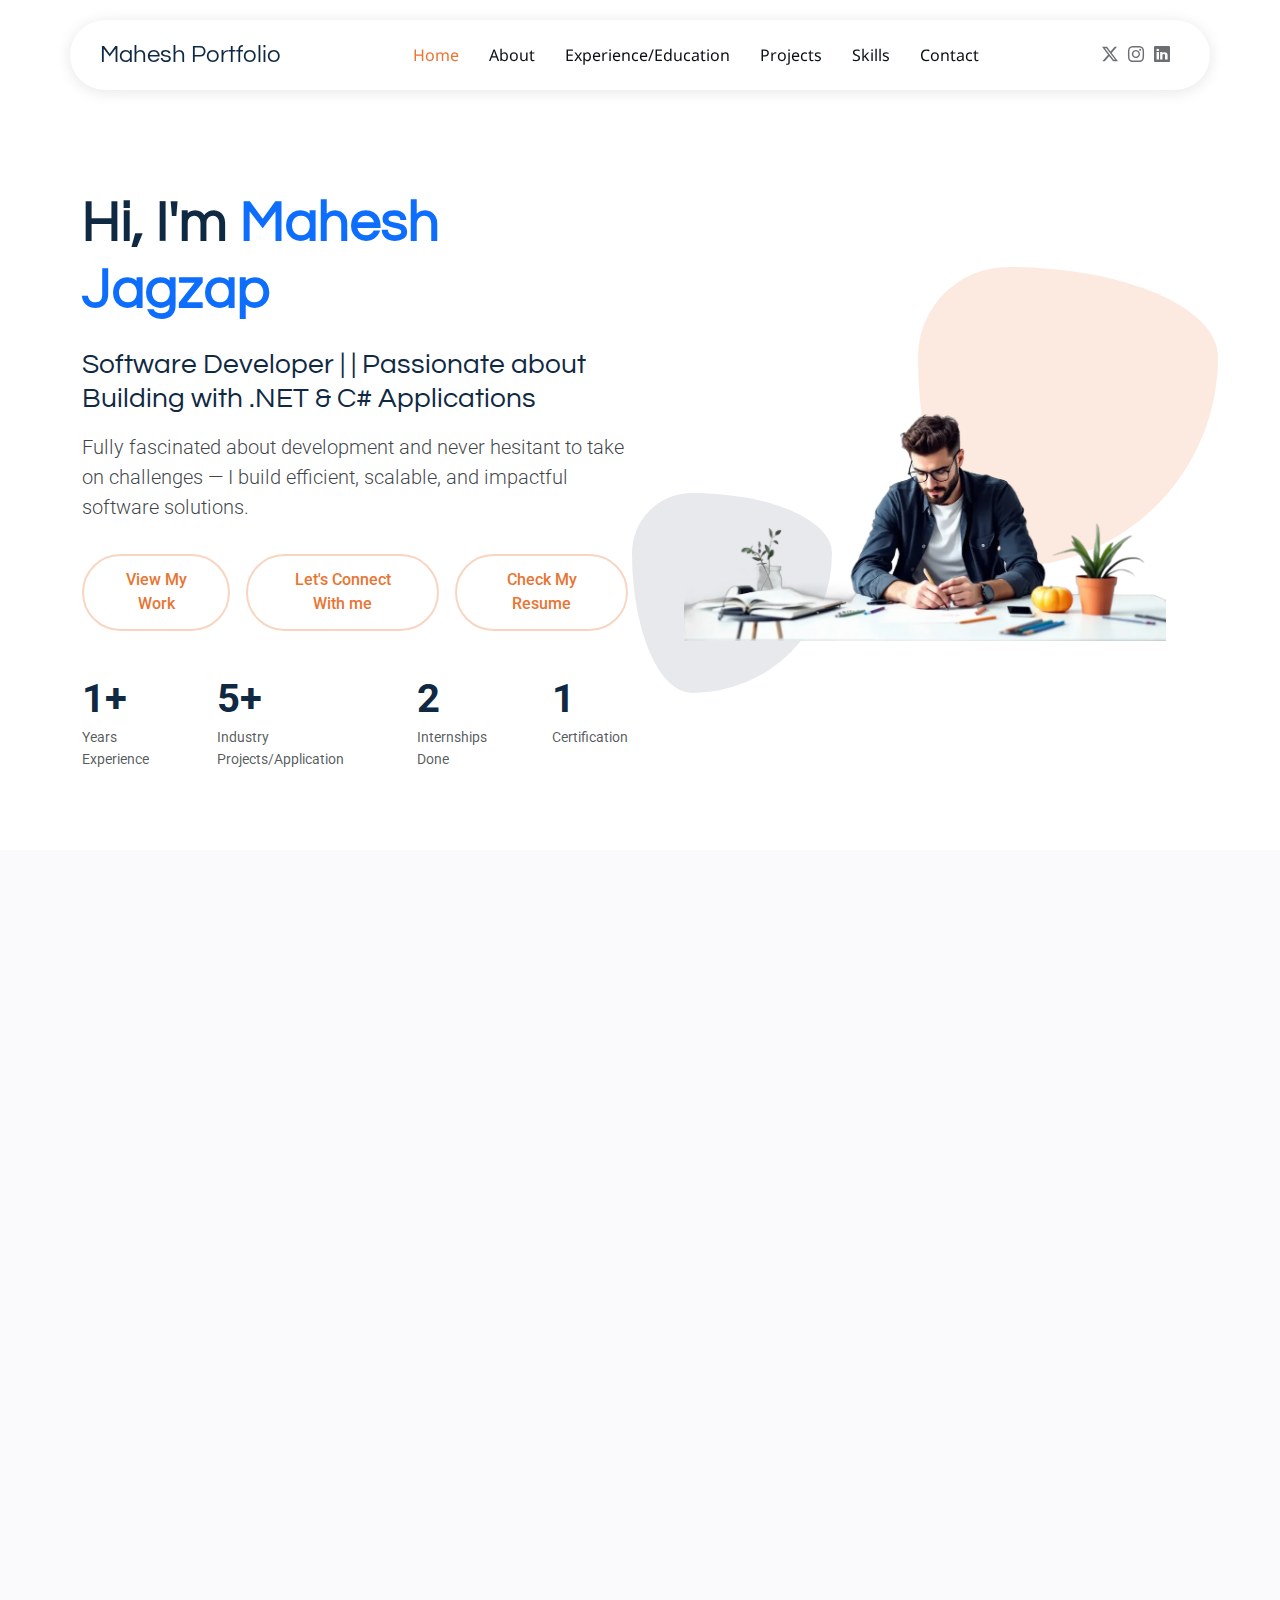
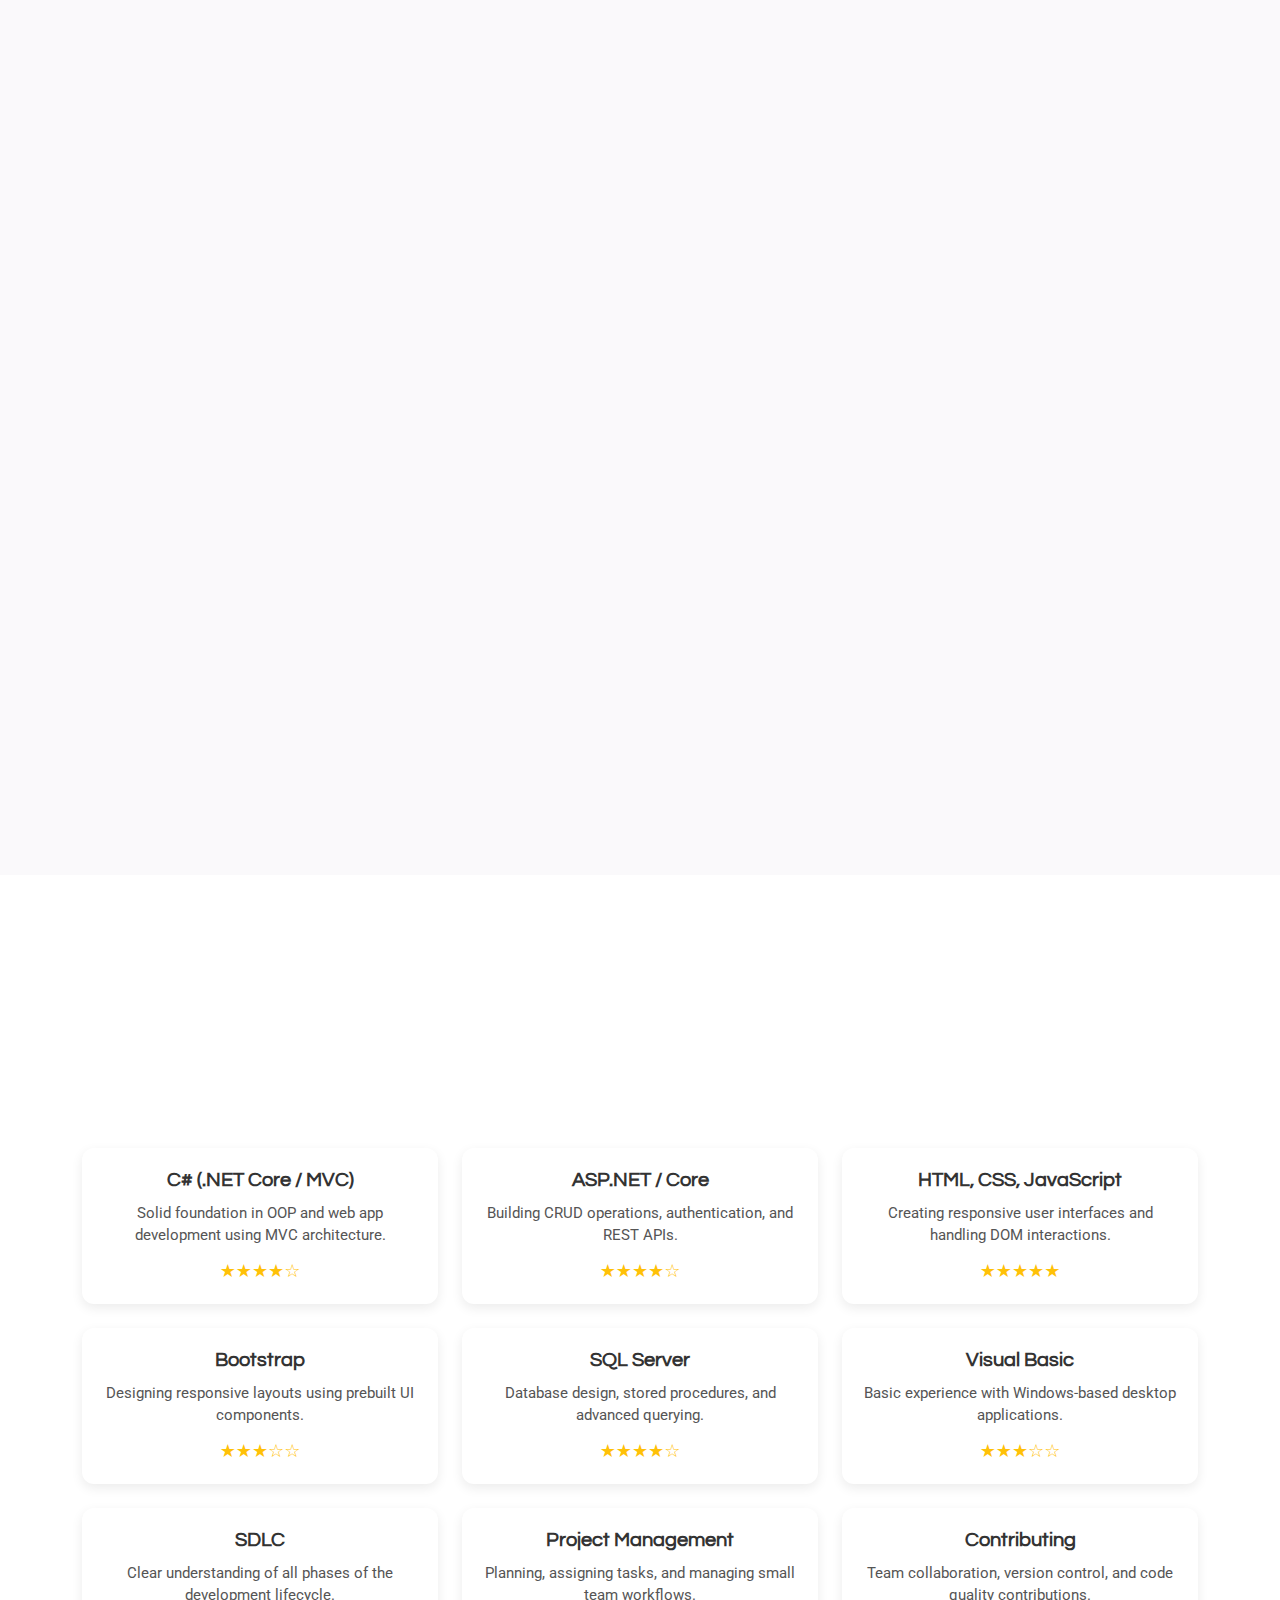
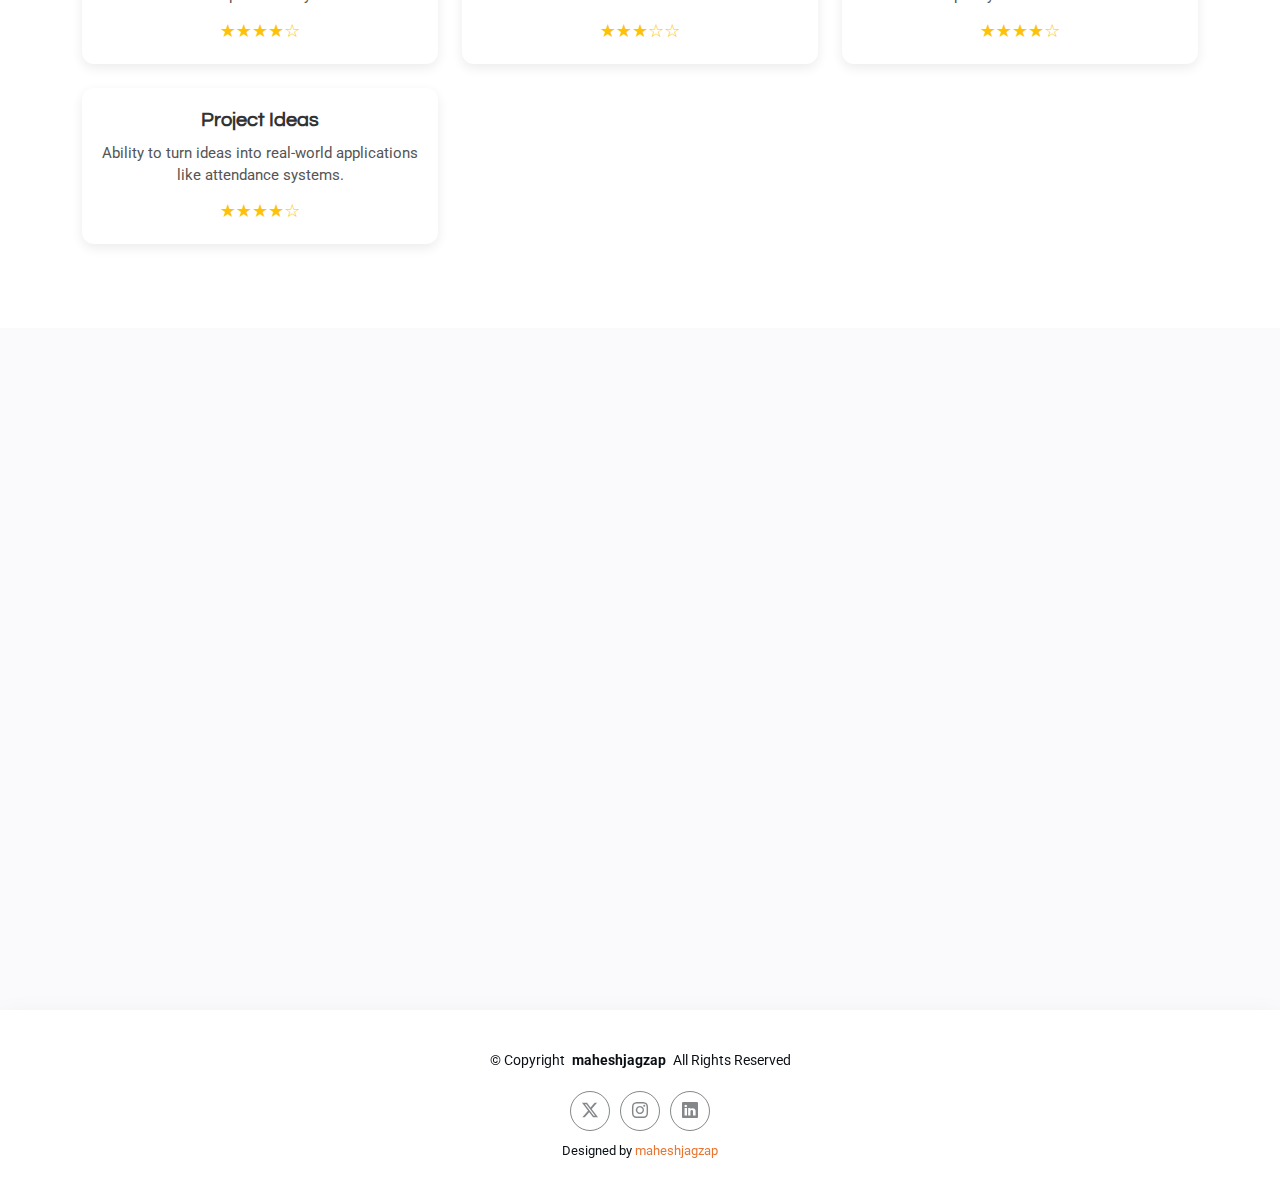
<file: index.html>
<!DOCTYPE html>
<html lang="en">

<head>
  <meta charset="utf-8">
  <meta content="width=device-width, initial-scale=1.0" name="viewport">
  <title>Mahesh Jagzap Portfolio</title>
  <meta name="description" content="">
  <meta name="keywords" content="">

  <!-- Favicons -->
  <link href="assets/img/favicon.png" rel="icon">
  <link href="assets/img/apple-touch-icon.png" rel="apple-touch-icon">

  <!-- Fonts -->
  <link href="https://fonts.googleapis.com" rel="preconnect">
  <link href="https://fonts.gstatic.com" rel="preconnect" crossorigin>
  <link
    href="https://fonts.googleapis.com/css2?family=Roboto:ital,wght@0,100;0,300;0,400;0,500;0,700;0,900;1,100;1,300;1,400;1,500;1,700;1,900&family=Noto+Sans:ital,wght@0,100;0,200;0,300;0,400;0,500;0,600;0,700;0,800;0,900;1,100;1,200;1,300;1,400;1,500;1,600;1,700;1,800;1,900&family=Questrial:wght@400&display=swap"
    rel="stylesheet">
  <!-- Bootstrap CSS -->
  <link href="https://cdn.jsdelivr.net/npm/bootstrap@5.3.0/dist/css/bootstrap.min.css" rel="stylesheet">
  <!-- Bootstrap JS -->
  <script src="https://cdn.jsdelivr.net/npm/bootstrap@5.3.0/dist/js/bootstrap.bundle.min.js"></script>

  <!-- Vendor CSS Files -->
  <link href="assets/vendor/bootstrap/css/bootstrap.min.css" rel="stylesheet">
  <link href="assets/vendor/bootstrap-icons/bootstrap-icons.css" rel="stylesheet">
  <link href="assets/vendor/aos/aos.css" rel="stylesheet">
  <link href="assets/vendor/glightbox/css/glightbox.min.css" rel="stylesheet">
  <link href="assets/vendor/swiper/swiper-bundle.min.css" rel="stylesheet">

  <!-- Main CSS File -->
  <link href="assets/css/main.css" rel="stylesheet">


</head>

<body class="index-page">

  <header id="header" class="header d-flex align-items-center sticky-top">
    <div
      class="header-container container-fluid container-xl position-relative d-flex align-items-center justify-content-between">

      <a href="index.html" class="logo d-flex align-items-center me-auto me-xl-0">
        <!-- Uncomment the line below if you also wish to use an image logo -->
        <!-- <img src="assets/img/logo.webp" alt=""> -->
        <h1 class="sitename">Mahesh Portfolio</h1>
      </a>

      <nav id="navmenu" class="navmenu">
        <ul>
          <li><a href="#hero" class="active">Home</a></li>
          <li><a href="#about">About</a></li>
          <li><a href="#resume">Experience/Education </a></li>
          <li><a href="#portfolio">Projects</a></li>
          <li><a href="#Skills">Skills</a></li>
          <li><a href="#contact">Contact</a></li>
        </ul>
        <i class="mobile-nav-toggle d-xl-none bi bi-list"></i>
      </nav>

      <div class="header-social-links">
        <a href="https://x.com/Mahesh_Jagzap"  target="_blank"  ><i class="bi bi-twitter-x"></i></a>
        <a href="https://www.instagram.com/mr_mahesh_jagzap_45/"   target="_blank"  class="instagram"><i class="bi bi-instagram"></i></a>
        <a href="https://www.linkedin.com/in/maheshjagzap/"  target="_blank"  class="linkedin"><i class="bi bi-linkedin"></i></a>
      </div>

    </div>
  </header>

  <!-- Hero Section -->
  <section id="hero" class="hero section">

    <div class="container" data-aos="fade-up" data-aos-delay="100">

      <div class="row align-items-center content">
        <div class="col-lg-6" data-aos="fade-up" data-aos-delay="200">
          <h2>Hi, I'm <span class="text-primary">Mahesh Jagzap</span></h2>
          <h3 class="mb-3"> Software Developer | | Passionate about Building with .NET & C# Applications</h3>
          <p class="lead">Fully fascinated about development and never hesitant to take on challenges — I build
            efficient, scalable, and impactful software solutions.</p>
          <div class="cta-buttons" data-aos="fade-up" data-aos-delay="300">
            <a href="#portfolio" class="btn btn-outline">View My Work</a>
            <a href="#contact"  class="btn btn-outline">Let's Connect With me</a>
            <a href="assets/Resume/MaheshResume.pdf" target="_blank" class="btn btn-outline">Check My Resume</a>
          </div>  
          <div class="hero-stats" data-aos="fade-up" data-aos-delay="400">
            <div class="stat-item">
              <span class="stat-number">1+</span>
              <span class="stat-label">Years Experience</span>
            </div>
            <div class="stat-item">
              <span class="stat-number">5+</span>
              <span class="stat-label">Industry Projects/Application </span>
            </div>
            <div class="stat-item">
              <span class="stat-number">2</span>
              <span class="stat-label">Internships Done</span>
            </div>
            <div class="stat-item">
              <span class="stat-number">1</span>
              <span class="stat-label">Certification</span>
            </div>
          </div>
        </div>
        <div class="col-lg-6">
          <div class="hero-image">
            <img src="assets/img/profile/profile-1.webp" alt="Mahesh Jagzap Portfolio" class="img-fluid"
              data-aos="zoom-out" data-aos-delay="300">
            <div class="shape-1"></div>
            <div class="shape-2"></div>
          </div>
        </div>
      </div>

    </div>
  </section>
  <!-- About Section -->
  <section id="about" class="about section light-background">

    <!-- Section Title -->
    <div class="container section-title" data-aos="fade-up">
      <h2>About</h2>
      <div class="title-shape">
        <svg viewBox="0 0 200 20" xmlns="http://www.w3.org/2000/svg">
          <path d="M 0,10 C 40,0 60,20 100,10 C 140,0 160,20 200,10" fill="none" stroke="currentColor" stroke-width="2">
          </path>
        </svg>
      </div>
      <p>Full passionate about Development and never hesitate to take challenges</p>
    </div><!-- End Section Title -->

    <div class="container" data-aos="fade-up" data-aos-delay="100">
      <div class="row align-items-center">
        <div class="col-lg-6 position-relative" data-aos="fade-right" data-aos-delay="200">
          <div class="about-image">
            <img src="assets/img/profile/Img.jpg" alt="Mahesh Jagzap" class="img-fluid rounded-4">
          </div>
        </div>

        <div class="col-lg-6" data-aos="fade-left" data-aos-delay="300">
          <div class="about-content">
            <span class="subtitle">About Me</span>
            <h2>Software Developer | .NET & C# Specialist</h2>

            <p class="lead mb-4">I’m Mahesh Jagzap, a passionate Software Developer who loves turning ideas into
              scalable digital products. I specialize in backend development using .NET and C#, with strong hands in
              frontend design using HTML, CSS, and JavaScript.</p>

            <p class="mb-4">Creative by nature, logical by training—I believe in continuous learning and building
              meaningful solutions. I take challenges as opportunities to grow and shine.</p>

            <div class="personal-info">
              <div class="row g-4">
                <div class="col-6">
                  <div class="info-item">
                    <span class="label">Name</span>
                    <span class="value">Mahesh Jagzap</span>
                  </div>
                </div>

                <div class="col-6">
                  <div class="info-item">
                    <span class="label">Phone</span>
                    <span class="value">+91 7588174528</span>
                  </div>
                </div>

                <div class="col-6">
                  <div class="info-item">
                    <span class="label">Age</span>
                    <span class="value">22 Years</span>
                  </div>
                </div>

                <div class="col-6">
                  <div class="info-item">
                    <span class="label">Email</span>
                    <span class="value">maheshjagzap03@gmail.com</span>
                  </div>
                </div>

                <div class="col-6">
                  <div class="info-item">
                    <span class="label">Occupation</span>
                    <span class="value">Software Developer ||<br> .Net Developer </span>
                  </div>
                </div>

                <div class="col-6">
                  <div class="info-item">
                    <span class="label">Nationality</span>
                    <span class="value">Indian</span>
                  </div>
                </div>
              </div>
            </div>

            <div class="signature mt-4">
              <div class="signature-image">
                <img src="assets/img/misc/signature-1.png" alt="" class="img-fluid">
              </div>
              <div class="signature-info">
                <h4>Mahesh Jagzap</h4>
                <p>Associate Software Developer @Futurism Technologies</p>
              </div>
            </div>
          </div>
        </div>
      </div>
    </div>
  </section><!-- /About Section -->


  <!-- Resume Section -->
  <section id="resume" class="resume section">

    <!-- Section Title -->
    <div class="container section-title" data-aos="fade-up">
      <h2>Experience/Education</h2>
      <div class="title-shape">
        <svg viewBox="0 0 200 20" xmlns="http://www.w3.org/2000/svg">
          <path d="M 0,10 C 40,0 60,20 100,10 C 140,0 160,20 200,10" fill="none" stroke="currentColor" stroke-width="2">
          </path>
        </svg>
      </div>
      <p>Aspiring .NET Developer with hands-on experience in real-world projects, seeking opportunities to grow and
        contribute to innovative development teams.</p>
    </div><!-- End Section Title -->

    <div class="container" data-aos="fade-up" data-aos-delay="100">
      <div class="row">
        <div class="col-12">
          <div class="resume-wrapper">
            <div class="resume-block" data-aos="fade-up">
              <h2>Work Experience</h2>
              <p class="lead">Practical knowledge and internship experience in full stack .NET development, API
                integration, and real-time application building.</p>

              <div class="timeline">
                <div class="timeline-item" data-aos="fade-up" data-aos-delay="200">
                  <div class="timeline-left">
                    <h4 class="company">Futurism Technologies, Pune</h4>
                    <span class="period">Jan 2025 – Present</span>
                  </div>
                  <div class="timeline-dot"></div>
                  <div class="timeline-right">
                    <h3 class="position">.NET Intern</h3>
                    <p class="description">Working on .NET projects involving APIs, database operations, and front-end
                      development. Collaborating with teams to build secure and scalable applications.</p>
                  </div>
                </div>

                <div class="timeline-item" data-aos="fade-up" data-aos-delay="300">
                  <div class="timeline-left">
                    <h4 class="company">Cravita Technologies Pvt. Ltd.</h4>
                    <span class="period">July 2024 – December 2024</span>
                  </div>
                  <div class="timeline-dot"></div>
                  <div class="timeline-right">
                    <h3 class="position">.NET Intern</h3>
                    <p class="description">Worked on web development using ASP.NET MVC and .NET Core. Contributed to
                      modules like Staff Management, Admin Dashboard, and API consumption.</p>
                  </div>
                </div>
              </div>
            </div>

            <div class="resume-block" data-aos="fade-up" data-aos-delay="100">
              <h2>My Education</h2>
              <p class="lead">A strong academic foundation in computer applications and programming.</p>

              <div class="timeline">
                <div class="timeline-item" data-aos="fade-up" data-aos-delay="200">
                  <div class="timeline-left">
                    <h4 class="company">Savitribai Phule Pune University</h4>
                    <span class="period">2021 – 2024</span>
                  </div>
                  <div class="timeline-dot"></div>
                  <div class="timeline-right">
                    <h3 class="position">Bachelor of Computer Application (BCA)</h3>
                    <p class="description">CGPA: 7.54 | Learned C, C++, C#, .NET, SQL Server, and Web Technologies
                      etc...</p>
                  </div>
                </div>

                <div class="timeline-item" data-aos="fade-up" data-aos-delay="300">
                  <div class="timeline-left">
                    <h4 class="company">Dr Babasaheb Ambedkar Marathwada University</h4>
                    <span class="period">2019 – 2021</span>
                  </div>
                  <div class="timeline-dot"></div>
                  <div class="timeline-right">
                    <h3 class="position">Higher Secondary School (HSC)</h3>
                    <p class="description">Percentage - 87.67%</p>
                  </div>
                </div>

                <div class="timeline-item" data-aos="fade-up" data-aos-delay="400">
                  <div class="timeline-left">
                    <h4 class="company">Sarswati Vidyalaya, Saigaon Yeola-Nashik</h4>
                    <span class="period">2018 – 2019</span>
                  </div>
                  <div class="timeline-dot"></div>
                  <div class="timeline-right">
                    <h3 class="position">Secondary School Certificate (SSC)</h3>
                    <p class="description">Percentage - 69.20%</p>
                  </div>
                </div>
              </div>
            </div>

          </div>
        </div>
      </div>
    </div>

  </section><!-- /Resume Section -->
   <!-- Project Section Title -->
  <section id="portfolio" class="portfolio section light-background">

    <!-- Project Section Title -->
    <div class="container section-title" data-aos="fade-up">
      <h2>Projects</h2>
      <div class="title-shape">
        <svg viewBox="0 0 200 20" xmlns="http://www.w3.org/2000/svg">
          <path d="M 0,10 C 40,0 60,20 100,10 C 140,0 160,20 200,10" fill="none" stroke="currentColor" stroke-width="2" />
        </svg>
      </div>
      <p class="text-muted fs-5">Dive into my journey through impactful internship projects, academic innovations, and personal development work.
        Each project reflects my passion for solving real-world problems through clean, efficient code and creative thinking.
        Let’s explore how I turn ideas into functional, user-friendly solutions.</p>
    </div>
  
    <div class="container" data-aos="fade-up" data-aos-delay="100">
      <div class="projects-slider swiper init-swiper">
        <script type="application/json" class="swiper-config">
          {
            "slidesPerView": 1,
            "loop": true,
            "speed": 800,
            "autoplay": {
              "delay": 3000
            },
            "navigation": {
              "nextEl": ".swiper-button-next",
              "prevEl": ".swiper-button-prev"
            }
          }
        </script>
  
        <div class="swiper-wrapper">
  
          <!-- Project: Staff Management -->
          <div class="swiper-slide">
            <div class="project-item">
              <div class="row align-items-center">
                <div class="col-lg-8">
                  <h3 class="fw-bold text-primary fs-2">👨‍💼 Staff Management System</h3>
                  <p class="fs-5">
                    A role-based web application for managing staff tasks and workflow. Admins and managers can assign tasks, track progress, and streamline communication within teams.
                  </p>
                  <ul>
                    <li>Login system with Admin, Manager, and Staff roles</li>
                    <li>Task assignment and status tracking</li>
                    <li>Dashboard for role-specific features</li>
                    <li>SQL Server for secure data storage and management</li>
                  </ul>
                  <p><strong>Tech Stack:</strong> HTML, CSS, Bootstrap, JavaScript, ASP.NET Core MVC, C#, SQL Server</p>
                </div>
                <div class="col-lg-4 d-none d-lg-block">
                  <div class="featured-img-wrapper">
                    <img src="assets/img/person/Teacher.png" class="featured-img img-fluid rounded shadow" alt="Staff Management">
                  </div>
                </div>
              </div>
              <div class="swiper-navigation text-center mt-4">
                <div class="swiper-buttons d-inline-flex gap-3 justify-content-center align-items-center">
                  <div class="swiper-button-prev custom-nav-btn"></div>
                  <div class="swiper-button-next custom-nav-btn"></div>
                </div>
              </div>
            </div>
          </div>
  
          <!-- Project: E-Commerce Website -->
          <div class="swiper-slide">
            <div class="project-item">
              <div class="row align-items-center">
                <div class="col-lg-8">
                  <h3 class="fw-bold text-primary fs-2">🛒 E-Commerce Website</h3>
                  <p class="fs-5">
                    An interactive and responsive website that allows users to browse products, view details, and explore offers and discounts. Designed with clean UI and mobile-friendly layout to simulate a real-world shopping experience.
                  </p>
                  <ul>
                    <li>Product listing with images, price, and discount tags</li>
                    <li>Product detail view with "Add to Cart" button</li>
                    <li>JavaScript-based search functionality</li>
                    <li>Fully responsive design using Bootstrap</li>
                  </ul>
                  <p><strong>Tech Stack:</strong> HTML, CSS, Bootstrap, JavaScript</p>
                </div>
                <div class="col-lg-4 d-none d-lg-block">
                  <div class="featured-img-wrapper">
                    <img src="assets/img/person/E-commerce.png" class="featured-img img-fluid rounded shadow" alt="E-Commerce Project">
                  </div>
                </div>
              </div>
              <div class="swiper-navigation text-center mt-4">
                <div class="swiper-buttons d-inline-flex gap-3 justify-content-center align-items-center">
                  <div class="swiper-button-prev custom-nav-btn"></div>
                  <div class="swiper-button-next custom-nav-btn"></div>
                </div>
              </div>
            </div>
          </div>
  
          <!-- Project: Hotel Room Booking Website -->
          <div class="swiper-slide">
            <div class="project-item">
              <div class="row align-items-center">
                <div class="col-lg-8">
                  <h3 class="fw-bold text-primary fs-2">🏨 Hotel Room Booking Website</h3>
                  <p class="fs-5">
                    A simple and responsive hotel booking website that allows users to view rooms and check availability. Focused on a smooth booking experience with real-time room status simulation.
                  </p>
                  <ul>
                    <li>Room listing with images, descriptions, and prices</li>
                    <li>Availability check and booking form</li>
                    <li>Responsive UI with Bootstrap</li>
                    <li>JavaScript-driven interactivity</li>
                  </ul>
                  <p><strong>Tech Stack:</strong> HTML, CSS, Bootstrap, JavaScript</p>
                </div>
                <div class="col-lg-4 d-none d-lg-block">
                  <div class="featured-img-wrapper">
                    <img src="assets/img/person/Hotel.png" class="featured-img img-fluid rounded shadow" alt="Hotel Booking">
                  </div>
                </div>
              </div>
              <div class="swiper-navigation text-center mt-4">
                <div class="swiper-buttons d-inline-flex gap-3 justify-content-center align-items-center">
                  <div class="swiper-button-prev custom-nav-btn"></div>
                  <div class="swiper-button-next custom-nav-btn"></div>
                </div>
              </div>
            </div>
          </div>
  
        </div> <!-- End swiper-wrapper -->
  
      </div> <!-- End Swiper -->
  
    </div> <!-- End container -->
  
    <!-- Optional Custom Styles -->
    <style>
      .project-item {
        padding: 40px;
        border-radius: 20px;
        background: linear-gradient(145deg, #f0f0f0, #ffffff);
        box-shadow: 0 8px 20px rgba(0, 0, 0, 0.1);
        margin: 20px;
        transition: transform 0.3s ease, box-shadow 0.3s ease;
      }
  
      .project-item:hover {
        transform: translateY(-5px);
        box-shadow: 0 12px 25px rgba(0, 0, 0, 0.15);
      }
  
      .featured-img-wrapper {
        text-align: center;
        overflow: hidden;
        border-radius: 16px;
      }
  
      .featured-img {
        width: 100%;
        max-height: 320px;
        object-fit: cover;
        border-radius: 16px;
        transition: transform 0.4s ease, filter 0.4s ease;
      }
  
      .featured-img:hover {
        transform: scale(1.3);
        filter: brightness(1.1);
      }
  
      .title-shape {
        margin-bottom: 20px;
      }
  
      .fs-5 {
        font-size: 1.2rem !important;
      }
  
      .swiper-slide {
        padding-left: 10px;
        padding-right: 10px;
      }
  
      .custom-nav-btn {
        width: 40px;
        height: 40px;
        background-color: #007bff;
        border-radius: 50%;
        color: #fff;
        font-size: 18px;
        display: flex;
        align-items: center;
        justify-content: center;
        transition: background-color 0.3s ease, transform 0.2s ease;
      }
  
      .custom-nav-btn:hover {
        background-color: #0056b3;
        transform: scale(1.1);
      }
  
      .swiper-button-prev::after,
      .swiper-button-next::after {
        font-size: 16px;
        color: #fff;
      }
    </style>
  
  </section>
  
<!-- Skills Section -->
<!-- Skills Section -->
<section id="Skills" class="Skills section">
  <div class="container section-title" data-aos="fade-up">
    <h2>Skills</h2>
    <div class="title-shape">
      <svg viewBox="0 0 200 20" xmlns="http://www.w3.org/2000/svg">
        <path d="M 0,10 C 40,0 60,20 100,10 C 140,0 160,20 200,10" fill="none" stroke="currentColor" stroke-width="2"></path>
      </svg>
    </div>
    <p>Explore the technologies I’ve mastered through academic, internship, and personal project experience.</p>
  </div>

  <div class="container">
    <div class="row">
      <!-- Skill Card -->
      <div class="col-md-6 col-lg-4 mb-4">
        <div class="skill-card">
          <h5>C# (.NET Core / MVC)</h5>
          <p>Solid foundation in OOP and web app development using MVC architecture.</p>
          <div class="stars">★★★★☆</div>
        </div>
      </div>

      <div class="col-md-6 col-lg-4 mb-4">
        <div class="skill-card">
          <h5>ASP.NET / Core</h5>
          <p>Building CRUD operations, authentication, and REST APIs.</p>
          <div class="stars">★★★★☆</div>
        </div>
      </div>

      <div class="col-md-6 col-lg-4 mb-4">
        <div class="skill-card">
          <h5>HTML, CSS, JavaScript</h5>
          <p>Creating responsive user interfaces and handling DOM interactions.</p>
          <div class="stars">★★★★★</div>
        </div>
      </div>

      <div class="col-md-6 col-lg-4 mb-4">
        <div class="skill-card">
          <h5>Bootstrap</h5>
          <p>Designing responsive layouts using prebuilt UI components.</p>
          <div class="stars">★★★☆☆</div>
        </div>
      </div>

      <div class="col-md-6 col-lg-4 mb-4">
        <div class="skill-card">
          <h5>SQL Server</h5>
          <p>Database design, stored procedures, and advanced querying.</p>
          <div class="stars">★★★★☆</div>
        </div>
      </div>

      <div class="col-md-6 col-lg-4 mb-4">
        <div class="skill-card">
          <h5>Visual Basic</h5>
          <p>Basic experience with Windows-based desktop applications.</p>
          <div class="stars">★★★☆☆</div>
        </div>
      </div>

      <div class="col-md-6 col-lg-4 mb-4">
        <div class="skill-card">
          <h5>SDLC</h5>
          <p>Clear understanding of all phases of the development lifecycle.</p>
          <div class="stars">★★★★☆</div>
        </div>
      </div>

      <div class="col-md-6 col-lg-4 mb-4">
        <div class="skill-card">
          <h5>Project Management</h5>
          <p>Planning, assigning tasks, and managing small team workflows.</p>
          <div class="stars">★★★☆☆</div>
        </div>
      </div>

      <div class="col-md-6 col-lg-4 mb-4">
        <div class="skill-card">
          <h5>Contributing</h5>
          <p>Team collaboration, version control, and code quality contributions.</p>
          <div class="stars">★★★★☆</div>
        </div>
      </div>

      <div class="col-md-6 col-lg-4 mb-4">
        <div class="skill-card">
          <h5>Project Ideas</h5>
          <p>Ability to turn ideas into real-world applications like attendance systems.</p>
          <div class="stars">★★★★☆</div>
        </div>
      </div>
    </div>
  </div>
</section>


<!---->
<style> 
.skill-card {
  background-color: #ffffff;
  padding: 20px;
  border-radius: 12px;
  box-shadow: 0 0 10px rgba(0, 0, 0, 0.05);
  transition: all 0.4s ease;
  text-align: center;
  cursor: pointer;
}

.skill-card:hover {
  background-color: #dc6ab2; /* Blue hover */
  color: #fff;
  transform: scale(1.05); /* Slight zoom */
  box-shadow: 0 8px 25px rgba(0, 123, 255, 0.3); /* Glow effect */
}

 .skill-card {
  background: #fff;
  border-radius: 12px;
  padding: 20px;
  box-shadow: 0 4px 12px rgba(0,0,0,0.08);
  transition: all 0.3s ease-in-out;
  height: 100%;
}

.skill-card:hover {
  transform: translateY(-5px);
  box-shadow: 0 8px 18px rgba(0,0,0,0.12);
}

.skill-card h5 {
  font-weight: 600;
  margin-bottom: 10px;
  color: #333;
}

.skill-card p {
  font-size: 15px;
  color: #555;
  margin-bottom: 10px;
}

.skill-card .stars {
  color: #ffc107;
  font-size: 18px;
}
</style>


  <!-- Contact Section -->
  <section id="contact" class="contact section light-background">

    <div class="container" data-aos="fade-up" data-aos-delay="100">

      <div class="row g-5">
        <div class="col-lg-6">
          <div class="content" data-aos="fade-up" data-aos-delay="200">
            <div class="section-category mb-3">Contact</div>
            <h2 class="display-5 mb-4">Let’s Connect and Build Something Great</h2>
            <p class="lead mb-4">I’m always open to discussing project ideas, collaborations, or just chatting about tech!</p>

            <div class="contact-info mt-5">
              <div class="info-item d-flex mb-3">
                <i class="bi bi-envelope-at me-3"></i>
                <span>maheshjagzap03@gmail.com</span>
              </div>

              <div class="info-item d-flex mb-3">
                <i class="bi bi-telephone me-3"></i>
                <span>+91-7588174528</span>
              </div>

              <div class="info-item d-flex mb-4">
                <i class="bi bi-geo-alt me-3"></i>
                <span>Hinjewadi phase 1 Pune Maharastra </span>
              </div>

              
            </div>
          </div>
        </div>

        <div class="col-lg-6">
          <div class="contact-form card" data-aos="fade-up" data-aos-delay="300">
            <div class="card-body p-4 p-lg-5">

              <form action="forms/contact.php" method="post" class="php-email-form">
                <div class="row gy-4">

                  <div class="col-12">
                    <input type="text" name="name" class="form-control" placeholder="Your Name" required="">
                  </div>

                  <div class="col-12 ">
                    <input type="email" class="form-control" name="email" placeholder="Your Email" required="">
                  </div>

                  <div class="col-12">
                    <input type="text" class="form-control" name="subject" placeholder="Subject" required="">
                  </div>

                  <div class="col-12">
                    <textarea class="form-control" name="message" rows="6" placeholder="Message" required=""></textarea>
                  </div>

                  <div class="col-12 text-center">
                    <div class="loading">Loading</div>
                    <div class="error-message"></div>
                    <div class="sent-message">Your message has been sent. Thank you!</div>

                    <button type="submit" class="btn btn-submit w-100">Submit Message</button>
                  </div>

                </div>
              </form>

            </div>
          </div>
        </div>

      </div>

    </div>

  </section><!-- /Contact Section -->

  </main>
<!-- <Footer></Footer> -->
  <footer id="footer" class="footer">

    <div class="container">
      <div class="copyright text-center ">
        <p>© <span>Copyright</span> <strong class="px-1 sitename">maheshjagzap</strong> <span>All Rights Reserved</span>
        </p>
      </div>
      <div class="social-links d-flex justify-content-center">
        <a href="https://x.com/Mahesh_Jagzap"  target="_blank" ><i class="bi bi-twitter-x"  target="_blank"  ></i></a>
        <a href="https://www.instagram.com/mr_mahesh_jagzap_45/"  target="_blank"  ><i class="bi bi-instagram"></i></a>
        <a href="https://www.linkedin.com/in/maheshjagzap/"  target="_blank"  ><i class="bi bi-linkedin"></i></a>
      </div>
      <div class="credits">
        <!-- All the links in the footer should remain intact. -->
        <!-- You can delete the links only if you've purchased the pro version. -->
        <!-- Licensing information: https://bootstrapmade.com/license/ -->
        <!-- Purchase the pro version with working PHP/AJAX contact form: [buy-url] -->
        Designed by <a href="#">maheshjagzap</a>
      </div>
    </div>

  </footer>

  <!-- Scroll Top -->
  <a href="#" id="scroll-top" class="scroll-top d-flex align-items-center justify-content-center"><i
      class="bi bi-arrow-up-short"></i></a>

  <!-- Vendor JS Files -->
  <script src="assets/vendor/bootstrap/js/bootstrap.bundle.min.js"></script>
  <script src="assets/vendor/php-email-form/validate.js"></script>
  <script src="assets/vendor/aos/aos.js"></script>
  <script src="assets/vendor/waypoints/noframework.waypoints.js"></script>
  <script src="assets/vendor/glightbox/js/glightbox.min.js"></script>
  <script src="assets/vendor/imagesloaded/imagesloaded.pkgd.min.js"></script>
  <script src="assets/vendor/isotope-layout/isotope.pkgd.min.js"></script>
  <script src="assets/vendor/swiper/swiper-bundle.min.js"></script>

  <!-- Main JS File -->
  <script src="assets/js/main.js"></script>

</body>

</html>
</file>
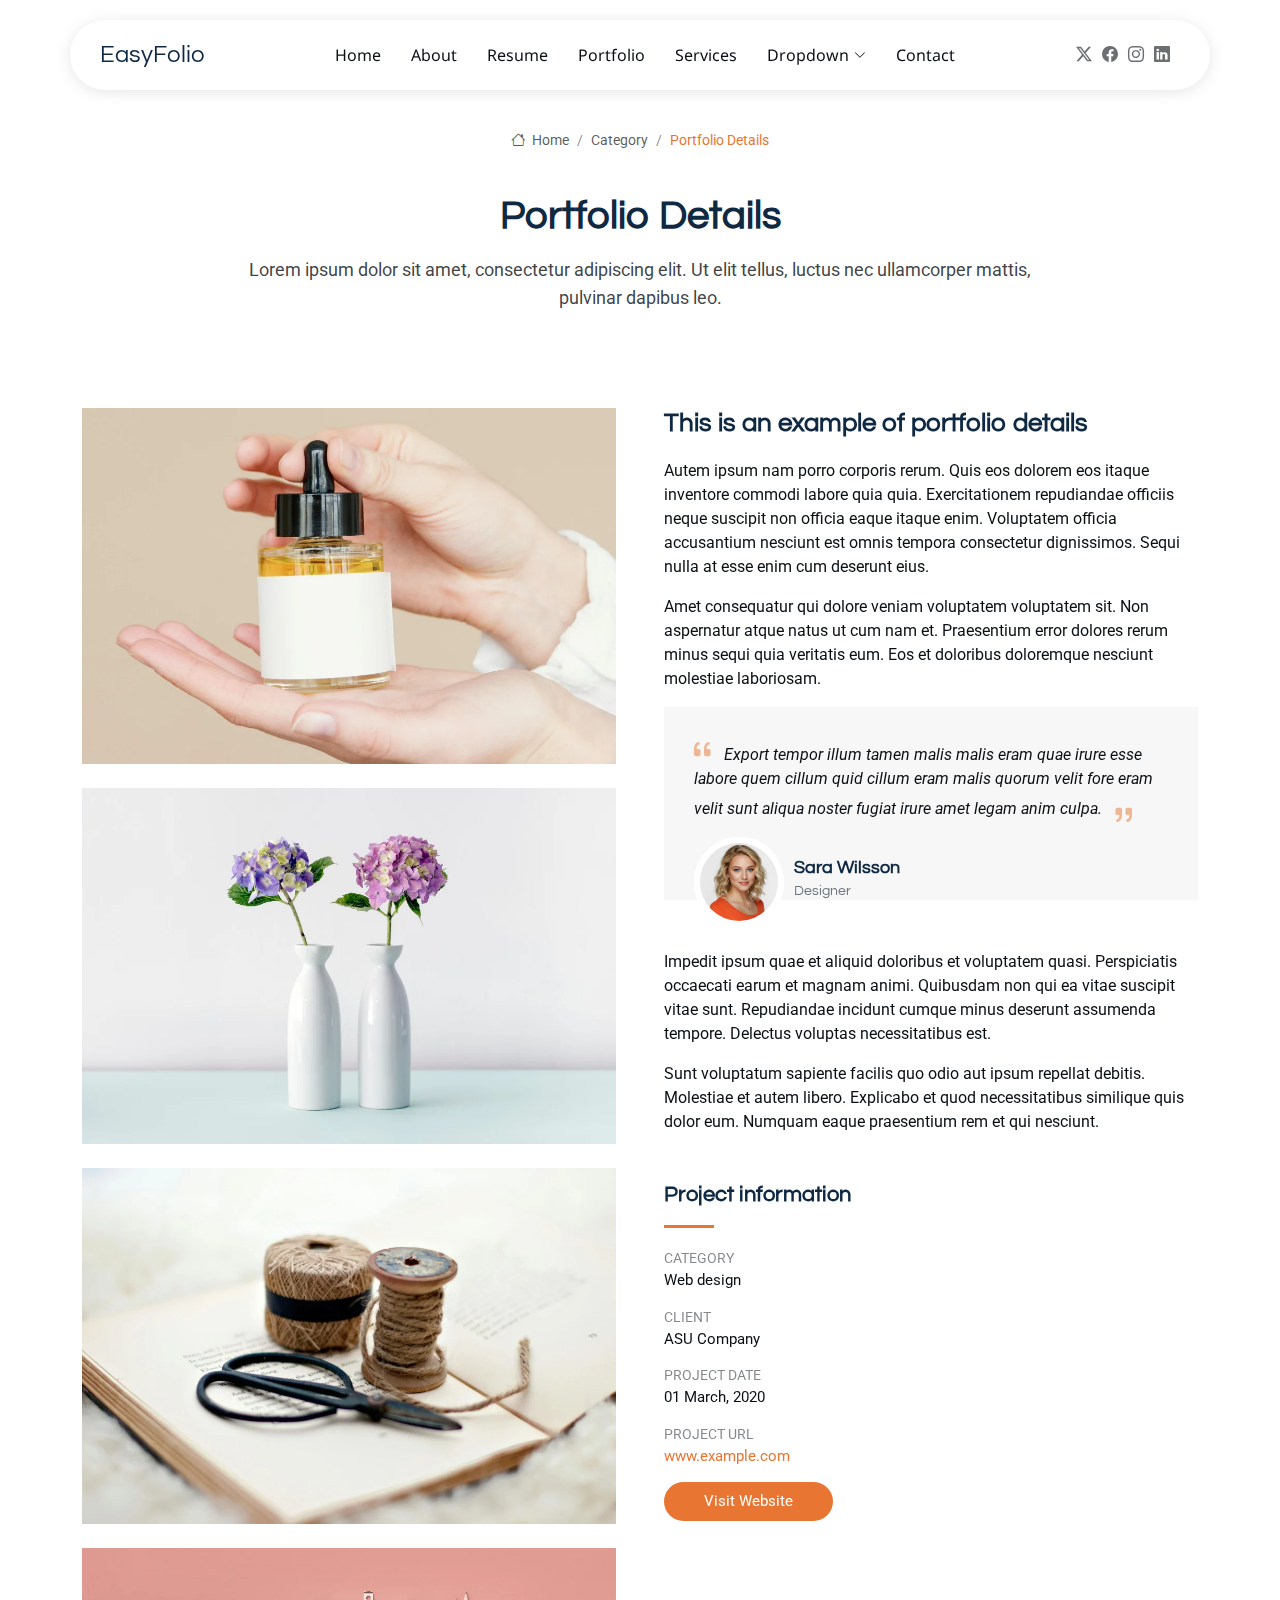
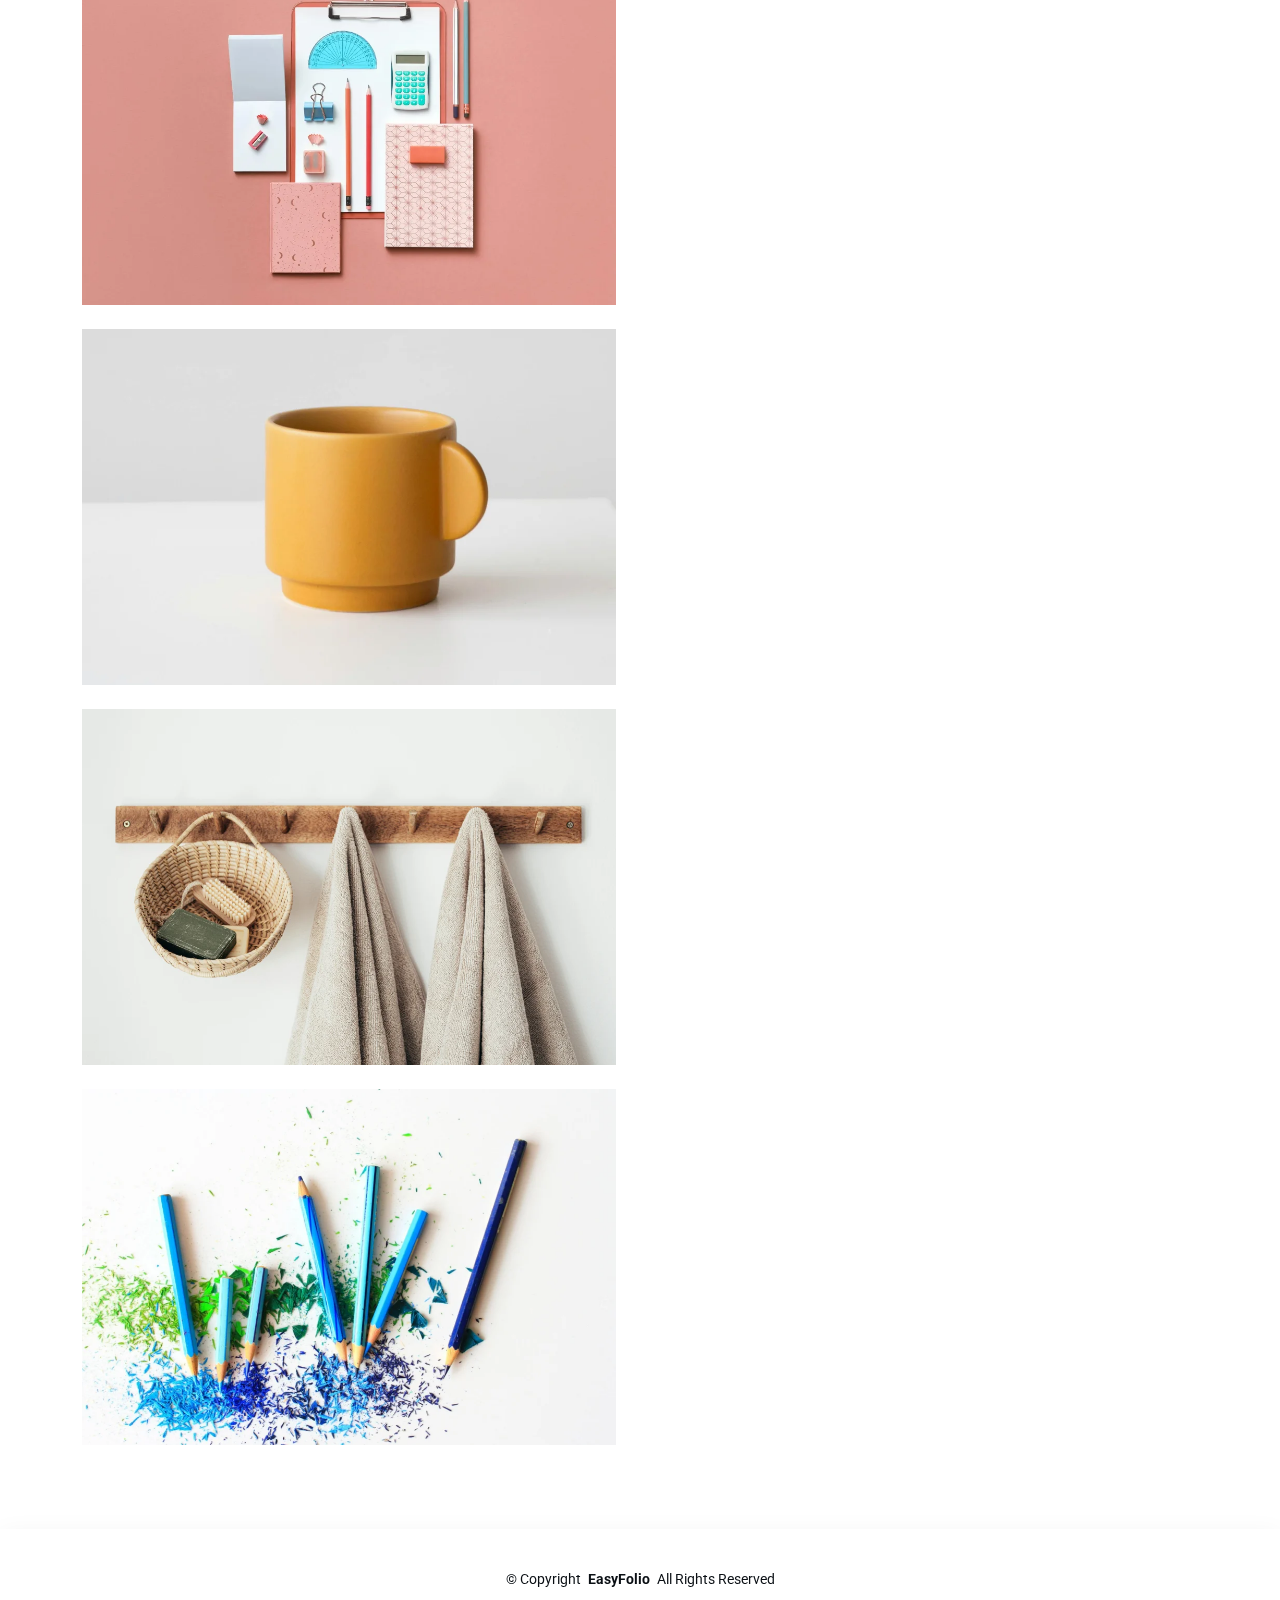
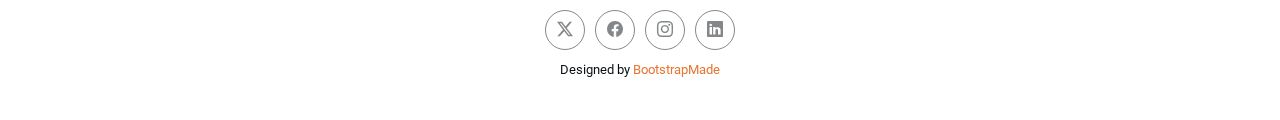
<file: portfolio-details.html>
<!DOCTYPE html>
<html lang="en">

<head>
  <meta charset="utf-8">
  <meta content="width=device-width, initial-scale=1.0" name="viewport">
  <title>Portfolio Details - EasyFolio Bootstrap Template</title>
  <meta name="description" content="">
  <meta name="keywords" content="">

  <!-- Favicons -->
  <link href="assets/img/favicon.png" rel="icon">
  <link href="assets/img/apple-touch-icon.png" rel="apple-touch-icon">

  <!-- Fonts -->
  <link href="https://fonts.googleapis.com" rel="preconnect">
  <link href="https://fonts.gstatic.com" rel="preconnect" crossorigin>
  <link href="https://fonts.googleapis.com/css2?family=Roboto:ital,wght@0,100;0,300;0,400;0,500;0,700;0,900;1,100;1,300;1,400;1,500;1,700;1,900&family=Noto+Sans:ital,wght@0,100;0,200;0,300;0,400;0,500;0,600;0,700;0,800;0,900;1,100;1,200;1,300;1,400;1,500;1,600;1,700;1,800;1,900&family=Questrial:wght@400&display=swap" rel="stylesheet">

  <!-- Vendor CSS Files -->
  <link href="assets/vendor/bootstrap/css/bootstrap.min.css" rel="stylesheet">
  <link href="assets/vendor/bootstrap-icons/bootstrap-icons.css" rel="stylesheet">
  <link href="assets/vendor/aos/aos.css" rel="stylesheet">
  <link href="assets/vendor/glightbox/css/glightbox.min.css" rel="stylesheet">
  <link href="assets/vendor/swiper/swiper-bundle.min.css" rel="stylesheet">

  <!-- Main CSS File -->
  <link href="assets/css/main.css" rel="stylesheet">

  <!-- =======================================================
  * Template Name: EasyFolio
  * Template URL: https://bootstrapmade.com/easyfolio-bootstrap-portfolio-template/
  * Updated: Feb 21 2025 with Bootstrap v5.3.3
  * Author: BootstrapMade.com
  * License: https://bootstrapmade.com/license/
  ======================================================== -->
</head>

<body class="portfolio-details-page">

  <header id="header" class="header d-flex align-items-center sticky-top">
    <div class="header-container container-fluid container-xl position-relative d-flex align-items-center justify-content-between">

      <a href="index.html" class="logo d-flex align-items-center me-auto me-xl-0">
        <!-- Uncomment the line below if you also wish to use an image logo -->
        <!-- <img src="assets/img/logo.webp" alt=""> -->
        <h1 class="sitename">EasyFolio</h1>
      </a>

      <nav id="navmenu" class="navmenu">
        <ul>
          <li><a href="#hero">Home</a></li>
          <li><a href="#about">About</a></li>
          <li><a href="#resume">Resume</a></li>
          <li><a href="#portfolio">Portfolio</a></li>
          <li><a href="#services">Services</a></li>
          <li class="dropdown"><a href="#"><span>Dropdown</span> <i class="bi bi-chevron-down toggle-dropdown"></i></a>
            <ul>
              <li><a href="#">Dropdown 1</a></li>
              <li class="dropdown"><a href="#"><span>Deep Dropdown</span> <i class="bi bi-chevron-down toggle-dropdown"></i></a>
                <ul>
                  <li><a href="#">Deep Dropdown 1</a></li>
                  <li><a href="#">Deep Dropdown 2</a></li>
                  <li><a href="#">Deep Dropdown 3</a></li>
                  <li><a href="#">Deep Dropdown 4</a></li>
                  <li><a href="#">Deep Dropdown 5</a></li>
                </ul>
              </li>
              <li><a href="#">Dropdown 2</a></li>
              <li><a href="#">Dropdown 3</a></li>
              <li><a href="#">Dropdown 4</a></li>
            </ul>
          </li>
          <li><a href="#contact">Contact</a></li>
        </ul>
        <i class="mobile-nav-toggle d-xl-none bi bi-list"></i>
      </nav>

      <div class="header-social-links">
        <a href="#" class="twitter"><i class="bi bi-twitter-x"></i></a>
        <a href="#" class="facebook"><i class="bi bi-facebook"></i></a>
        <a href="#" class="instagram"><i class="bi bi-instagram"></i></a>
        <a href="#" class="linkedin"><i class="bi bi-linkedin"></i></a>
      </div>

    </div>
  </header>

  <main class="main">

    <!-- Page Title -->
    <div class="page-title">
      <div class="breadcrumbs">
        <nav aria-label="breadcrumb">
          <ol class="breadcrumb">
            <li class="breadcrumb-item"><a href="#"><i class="bi bi-house"></i> Home</a></li>
            <li class="breadcrumb-item"><a href="#">Category</a></li>
            <li class="breadcrumb-item active current">Portfolio Details</li>
          </ol>
        </nav>
      </div>

      <div class="title-wrapper">
        <h1>Portfolio Details</h1>
        <p>Lorem ipsum dolor sit amet, consectetur adipiscing elit. Ut elit tellus, luctus nec ullamcorper mattis, pulvinar dapibus leo.</p>
      </div>
    </div><!-- End Page Title -->

    <!-- Portfolio Details Section -->
    <section id="portfolio-details" class="portfolio-details section">

      <div class="container" data-aos="fade-up">

        <div class="row gy-4 g-lg-5">
          <div class="col-lg-6">
            <img src="assets/img/portfolio/portfolio-1.webp" class="img-fluid mb-4" alt="">
            <img src="assets/img/portfolio/portfolio-10.webp" class="img-fluid mb-4" alt="">
            <img src="assets/img/portfolio/portfolio-7.webp" class="img-fluid mb-4" alt="">
            <img src="assets/img/portfolio/portfolio-4.webp" class="img-fluid mb-4" alt="">
            <img src="assets/img/portfolio/portfolio-5.webp" class="img-fluid mb-4" alt="">
            <img src="assets/img/portfolio/portfolio-11.webp" class="img-fluid mb-4" alt="">
            <img src="assets/img/portfolio/portfolio-8.webp" class="img-fluid mb-4" alt="">
          </div>

          <div class="col-lg-6">

            <div class="position-sticky" style="top: 40px">
              <div class="portfolio-description">
                <h2>This is an example of portfolio details</h2>
                <p>
                  Autem ipsum nam porro corporis rerum. Quis eos dolorem eos itaque inventore commodi labore quia quia. Exercitationem repudiandae officiis neque suscipit non officia eaque itaque enim. Voluptatem officia accusantium nesciunt est omnis tempora consectetur dignissimos. Sequi nulla at esse enim cum deserunt eius.
                </p>
                <p>
                  Amet consequatur qui dolore veniam voluptatem voluptatem sit. Non aspernatur atque natus ut cum nam et. Praesentium error dolores rerum minus sequi quia veritatis eum. Eos et doloribus doloremque nesciunt molestiae laboriosam.
                </p>

                <div class="testimonial-item">
                  <p>
                    <i class="bi bi-quote quote-icon-left"></i>
                    <span>Export tempor illum tamen malis malis eram quae irure esse labore quem cillum quid cillum eram malis quorum velit fore eram velit sunt aliqua noster fugiat irure amet legam anim culpa.</span>
                    <i class="bi bi-quote quote-icon-right"></i>
                  </p>
                  <div>
                    <img src="assets/img/person/person-f-5.webp" class="testimonial-img" alt="">
                    <h3>Sara Wilsson</h3>
                    <h4>Designer</h4>
                  </div>
                </div>

                <p>
                  Impedit ipsum quae et aliquid doloribus et voluptatem quasi. Perspiciatis occaecati earum et magnam animi. Quibusdam non qui ea vitae suscipit vitae sunt. Repudiandae incidunt cumque minus deserunt assumenda tempore. Delectus voluptas necessitatibus est.
                </p>

                <p>
                  Sunt voluptatum sapiente facilis quo odio aut ipsum repellat debitis. Molestiae et autem libero. Explicabo et quod necessitatibus similique quis dolor eum. Numquam eaque praesentium rem et qui nesciunt.
                </p>

              </div>

              <div class="portfolio-info mt-5">
                <h3>Project information</h3>
                <ul>
                  <li><strong>Category</strong> Web design</li>
                  <li><strong>Client</strong> ASU Company</li>
                  <li><strong>Project date</strong> 01 March, 2020</li>
                  <li><strong>Project URL</strong> <a href="#">www.example.com</a></li>
                  <li><a href="#" class="btn-visit align-self-start">Visit Website</a></li>
                </ul>
              </div>
            </div>

          </div>
        </div>

      </div>

    </section><!-- /Portfolio Details Section -->

  </main>

  <footer id="footer" class="footer">

    <div class="container">
      <div class="copyright text-center ">
        <p>© <span>Copyright</span> <strong class="px-1 sitename">EasyFolio</strong> <span>All Rights Reserved</span></p>
      </div>
      <div class="social-links d-flex justify-content-center">
        <a href=""><i class="bi bi-twitter-x"></i></a>
        <a href=""><i class="bi bi-facebook"></i></a>
        <a href=""><i class="bi bi-instagram"></i></a>
        <a href=""><i class="bi bi-linkedin"></i></a>
      </div>
      <div class="credits">
        <!-- All the links in the footer should remain intact. -->
        <!-- You can delete the links only if you've purchased the pro version. -->
        <!-- Licensing information: https://bootstrapmade.com/license/ -->
        <!-- Purchase the pro version with working PHP/AJAX contact form: [buy-url] -->
        Designed by <a href="https://bootstrapmade.com/">BootstrapMade</a>
      </div>
    </div>

  </footer>

  <!-- Scroll Top -->
  <a href="#" id="scroll-top" class="scroll-top d-flex align-items-center justify-content-center"><i class="bi bi-arrow-up-short"></i></a>

  <!-- Vendor JS Files -->
  <script src="assets/vendor/bootstrap/js/bootstrap.bundle.min.js"></script>
  <script src="assets/vendor/php-email-form/validate.js"></script>
  <script src="assets/vendor/aos/aos.js"></script>
  <script src="assets/vendor/waypoints/noframework.waypoints.js"></script>
  <script src="assets/vendor/glightbox/js/glightbox.min.js"></script>
  <script src="assets/vendor/imagesloaded/imagesloaded.pkgd.min.js"></script>
  <script src="assets/vendor/isotope-layout/isotope.pkgd.min.js"></script>
  <script src="assets/vendor/swiper/swiper-bundle.min.js"></script>

  <!-- Main JS File -->
  <script src="assets/js/main.js"></script>

</body>

</html>
</file>
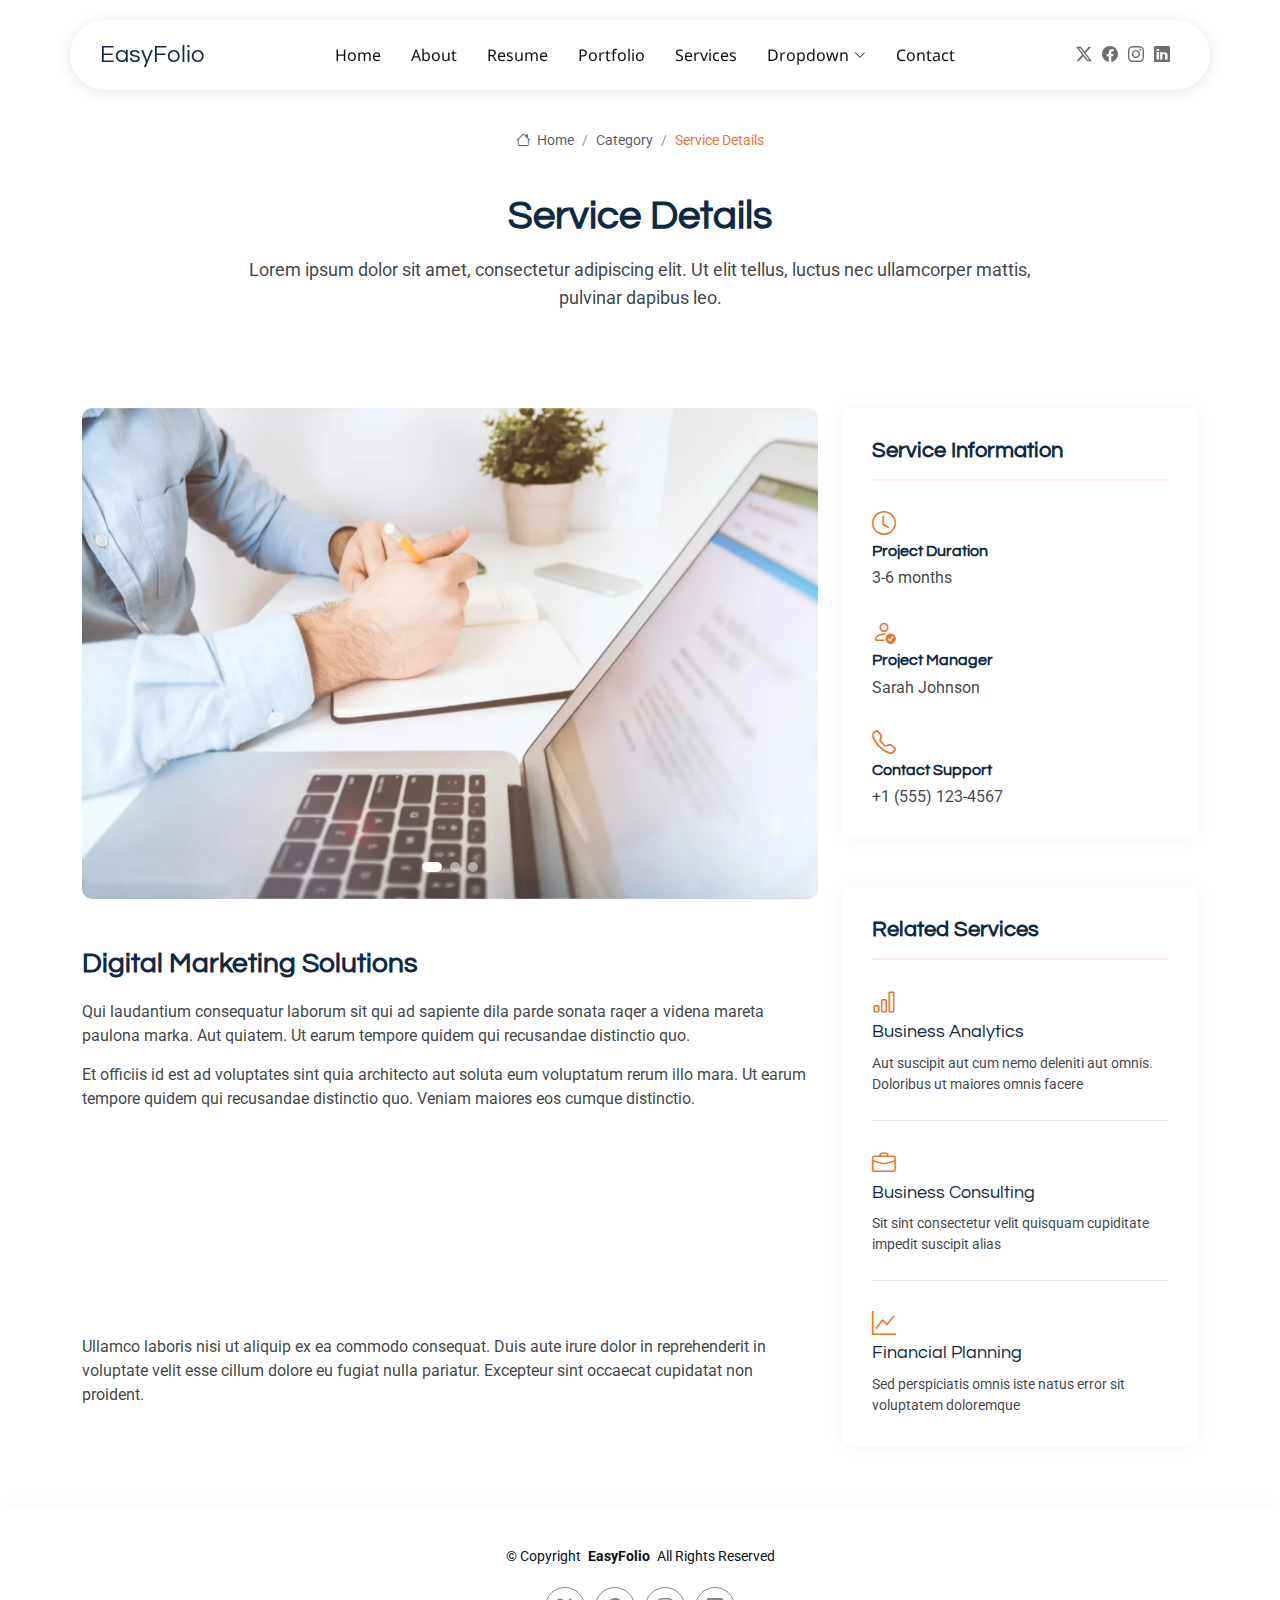
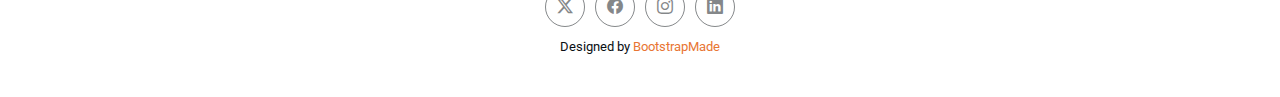
<file: service-details.html>
<!DOCTYPE html>
<html lang="en">

<head>
  <meta charset="utf-8">
  <meta content="width=device-width, initial-scale=1.0" name="viewport">
  <title>Service Details - EasyFolio Bootstrap Template</title>
  <meta name="description" content="">
  <meta name="keywords" content="">

  <!-- Favicons -->
  <link href="assets/img/favicon.png" rel="icon">
  <link href="assets/img/apple-touch-icon.png" rel="apple-touch-icon">

  <!-- Fonts -->
  <link href="https://fonts.googleapis.com" rel="preconnect">
  <link href="https://fonts.gstatic.com" rel="preconnect" crossorigin>
  <link href="https://fonts.googleapis.com/css2?family=Roboto:ital,wght@0,100;0,300;0,400;0,500;0,700;0,900;1,100;1,300;1,400;1,500;1,700;1,900&family=Noto+Sans:ital,wght@0,100;0,200;0,300;0,400;0,500;0,600;0,700;0,800;0,900;1,100;1,200;1,300;1,400;1,500;1,600;1,700;1,800;1,900&family=Questrial:wght@400&display=swap" rel="stylesheet">

  <!-- Vendor CSS Files -->
  <link href="assets/vendor/bootstrap/css/bootstrap.min.css" rel="stylesheet">
  <link href="assets/vendor/bootstrap-icons/bootstrap-icons.css" rel="stylesheet">
  <link href="assets/vendor/aos/aos.css" rel="stylesheet">
  <link href="assets/vendor/glightbox/css/glightbox.min.css" rel="stylesheet">
  <link href="assets/vendor/swiper/swiper-bundle.min.css" rel="stylesheet">

  <!-- Main CSS File -->
  <link href="assets/css/main.css" rel="stylesheet">

  <!-- =======================================================
  * Template Name: EasyFolio
  * Template URL: https://bootstrapmade.com/easyfolio-bootstrap-portfolio-template/
  * Updated: Feb 21 2025 with Bootstrap v5.3.3
  * Author: BootstrapMade.com
  * License: https://bootstrapmade.com/license/
  ======================================================== -->
</head>

<body class="service-details-page">

  <header id="header" class="header d-flex align-items-center sticky-top">
    <div class="header-container container-fluid container-xl position-relative d-flex align-items-center justify-content-between">

      <a href="index.html" class="logo d-flex align-items-center me-auto me-xl-0">
        <!-- Uncomment the line below if you also wish to use an image logo -->
        <!-- <img src="assets/img/logo.webp" alt=""> -->
        <h1 class="sitename">EasyFolio</h1>
      </a>

      <nav id="navmenu" class="navmenu">
        <ul>
          <li><a href="#hero">Home</a></li>
          <li><a href="#about">About</a></li>
          <li><a href="#resume">Resume</a></li>
          <li><a href="#portfolio">Portfolio</a></li>
          <li><a href="#services">Services</a></li>
          <li class="dropdown"><a href="#"><span>Dropdown</span> <i class="bi bi-chevron-down toggle-dropdown"></i></a>
            <ul>
              <li><a href="#">Dropdown 1</a></li>
              <li class="dropdown"><a href="#"><span>Deep Dropdown</span> <i class="bi bi-chevron-down toggle-dropdown"></i></a>
                <ul>
                  <li><a href="#">Deep Dropdown 1</a></li>
                  <li><a href="#">Deep Dropdown 2</a></li>
                  <li><a href="#">Deep Dropdown 3</a></li>
                  <li><a href="#">Deep Dropdown 4</a></li>
                  <li><a href="#">Deep Dropdown 5</a></li>
                </ul>
              </li>
              <li><a href="#">Dropdown 2</a></li>
              <li><a href="#">Dropdown 3</a></li>
              <li><a href="#">Dropdown 4</a></li>
            </ul>
          </li>
          <li><a href="#contact">Contact</a></li>
        </ul>
        <i class="mobile-nav-toggle d-xl-none bi bi-list"></i>
      </nav>

      <div class="header-social-links">
        <a href="#" class="twitter"><i class="bi bi-twitter-x"></i></a>
        <a href="#" class="facebook"><i class="bi bi-facebook"></i></a>
        <a href="#" class="instagram"><i class="bi bi-instagram"></i></a>
        <a href="#" class="linkedin"><i class="bi bi-linkedin"></i></a>
      </div>

    </div>
  </header>

  <main class="main">

    <!-- Page Title -->
    <div class="page-title">
      <div class="breadcrumbs">
        <nav aria-label="breadcrumb">
          <ol class="breadcrumb">
            <li class="breadcrumb-item"><a href="#"><i class="bi bi-house"></i> Home</a></li>
            <li class="breadcrumb-item"><a href="#">Category</a></li>
            <li class="breadcrumb-item active current">Service Details</li>
          </ol>
        </nav>
      </div>

      <div class="title-wrapper">
        <h1>Service Details</h1>
        <p>Lorem ipsum dolor sit amet, consectetur adipiscing elit. Ut elit tellus, luctus nec ullamcorper mattis, pulvinar dapibus leo.</p>
      </div>
    </div><!-- End Page Title -->

    <!-- Service Details Section -->
    <section id="service-details" class="service-details section">

      <div class="container" data-aos="fade-up" data-aos-delay="100">

        <div class="row gy-4">

          <div class="col-lg-8">
            <div class="service-details-slider swiper init-swiper">
              <script type="application/json" class="swiper-config">
                {
                  "loop": true,
                  "speed": 600,
                  "autoplay": {
                    "delay": 5000
                  },
                  "slidesPerView": 1,
                  "pagination": {
                    "el": ".swiper-pagination",
                    "type": "bullets",
                    "clickable": true
                  }
                }
              </script>
              <div class="swiper-wrapper align-items-center">
                <div class="swiper-slide">
                  <img src="assets/img/services/services-1.webp" alt="" class="img-fluid" loading="lazy">
                </div>
                <div class="swiper-slide">
                  <img src="assets/img/services/services-2.webp" alt="" class="img-fluid" loading="lazy">
                </div>
                <div class="swiper-slide">
                  <img src="assets/img/services/services-3.webp" alt="" class="img-fluid" loading="lazy">
                </div>
              </div>
              <div class="swiper-pagination"></div>
            </div>

            <div class="content mt-5">
              <h3>Digital Marketing Solutions</h3>
              <p>
                Qui laudantium consequatur laborum sit qui ad sapiente dila parde sonata raqer a videna mareta paulona marka. Aut quiatem. Ut earum tempore quidem qui recusandae distinctio quo.
              </p>
              <p>
                Et officiis id est ad voluptates sint quia architecto aut soluta eum voluptatum rerum illo mara. Ut earum tempore quidem qui recusandae distinctio quo. Veniam maiores eos cumque distinctio.
              </p>

              <div class="features mt-4">
                <div class="row gy-4">
                  <div class="col-md-6" data-aos="fade-up" data-aos-delay="100">
                    <div class="feature-box d-flex align-items-center">
                      <i class="bi bi-check"></i>
                      <h4>Search Engine Optimization</h4>
                    </div>
                  </div>
                  <div class="col-md-6" data-aos="fade-up" data-aos-delay="200">
                    <div class="feature-box d-flex align-items-center">
                      <i class="bi bi-check"></i>
                      <h4>Social Media Marketing</h4>
                    </div>
                  </div>
                  <div class="col-md-6" data-aos="fade-up" data-aos-delay="300">
                    <div class="feature-box d-flex align-items-center">
                      <i class="bi bi-check"></i>
                      <h4>Content Marketing Strategy</h4>
                    </div>
                  </div>
                  <div class="col-md-6" data-aos="fade-up" data-aos-delay="400">
                    <div class="feature-box d-flex align-items-center">
                      <i class="bi bi-check"></i>
                      <h4>Email Marketing Campaigns</h4>
                    </div>
                  </div>
                </div>
              </div>

              <p class="mt-4">
                Ullamco laboris nisi ut aliquip ex ea commodo consequat. Duis aute irure dolor in reprehenderit in voluptate velit esse cillum dolore eu fugiat nulla pariatur. Excepteur sint occaecat cupidatat non proident.
              </p>
            </div>
          </div>

          <div class="col-lg-4">
            <div class="service-info">
              <h4>Service Information</h4>
              <div class="info-item">
                <i class="bi bi-clock"></i>
                <h5>Project Duration</h5>
                <p>3-6 months</p>
              </div>
              <div class="info-item">
                <i class="bi bi-person-check"></i>
                <h5>Project Manager</h5>
                <p>Sarah Johnson</p>
              </div>
              <div class="info-item">
                <i class="bi bi-telephone"></i>
                <h5>Contact Support</h5>
                <p>+1 (555) 123-4567</p>
              </div>
            </div>

            <div class="related-services mt-5">
              <h4>Related Services</h4>
              <div class="service-item">
                <i class="bi bi-bar-chart"></i>
                <h5><a href="#">Business Analytics</a></h5>
                <p>Aut suscipit aut cum nemo deleniti aut omnis. Doloribus ut maiores omnis facere</p>
              </div>
              <div class="service-item">
                <i class="bi bi-briefcase"></i>
                <h5><a href="#">Business Consulting</a></h5>
                <p>Sit sint consectetur velit quisquam cupiditate impedit suscipit alias</p>
              </div>
              <div class="service-item">
                <i class="bi bi-graph-up"></i>
                <h5><a href="#">Financial Planning</a></h5>
                <p>Sed perspiciatis omnis iste natus error sit voluptatem doloremque</p>
              </div>
            </div>
          </div>

        </div>

      </div>

    </section><!-- /Service Details Section -->

  </main>

  <footer id="footer" class="footer">

    <div class="container">
      <div class="copyright text-center ">
        <p>© <span>Copyright</span> <strong class="px-1 sitename">EasyFolio</strong> <span>All Rights Reserved</span></p>
      </div>
      <div class="social-links d-flex justify-content-center">
        <a href=""><i class="bi bi-twitter-x"></i></a>
        <a href=""><i class="bi bi-facebook"></i></a>
        <a href=""><i class="bi bi-instagram"></i></a>
        <a href=""><i class="bi bi-linkedin"></i></a>
      </div>
      <div class="credits">
        <!-- All the links in the footer should remain intact. -->
        <!-- You can delete the links only if you've purchased the pro version. -->
        <!-- Licensing information: https://bootstrapmade.com/license/ -->
        <!-- Purchase the pro version with working PHP/AJAX contact form: [buy-url] -->
        Designed by <a href="https://bootstrapmade.com/">BootstrapMade</a>
      </div>
    </div>

  </footer>

  <!-- Scroll Top -->
  <a href="#" id="scroll-top" class="scroll-top d-flex align-items-center justify-content-center"><i class="bi bi-arrow-up-short"></i></a>

  <!-- Vendor JS Files -->
  <script src="assets/vendor/bootstrap/js/bootstrap.bundle.min.js"></script>
  <script src="assets/vendor/php-email-form/validate.js"></script>
  <script src="assets/vendor/aos/aos.js"></script>
  <script src="assets/vendor/waypoints/noframework.waypoints.js"></script>
  <script src="assets/vendor/glightbox/js/glightbox.min.js"></script>
  <script src="assets/vendor/imagesloaded/imagesloaded.pkgd.min.js"></script>
  <script src="assets/vendor/isotope-layout/isotope.pkgd.min.js"></script>
  <script src="assets/vendor/swiper/swiper-bundle.min.js"></script>

  <!-- Main JS File -->
  <script src="assets/js/main.js"></script>

</body>

</html>
</file>
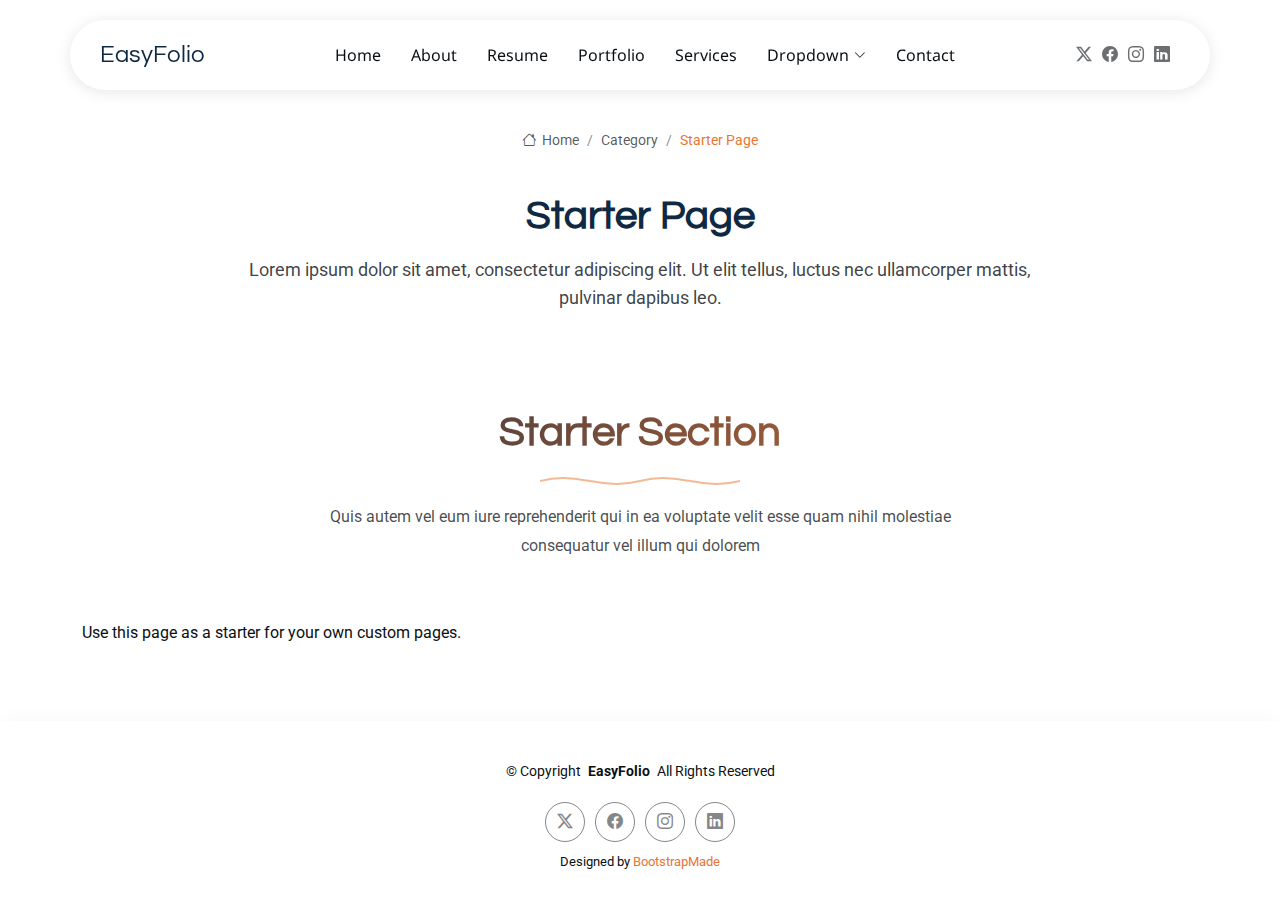
<file: starter-page.html>
<!DOCTYPE html>
<html lang="en">

<head>
  <meta charset="utf-8">
  <meta content="width=device-width, initial-scale=1.0" name="viewport">
  <title>Starter Page - EasyFolio Bootstrap Template</title>
  <meta name="description" content="">
  <meta name="keywords" content="">

  <!-- Favicons -->
  <link href="assets/img/favicon.png" rel="icon">
  <link href="assets/img/apple-touch-icon.png" rel="apple-touch-icon">

  <!-- Fonts -->
  <link href="https://fonts.googleapis.com" rel="preconnect">
  <link href="https://fonts.gstatic.com" rel="preconnect" crossorigin>
  <link href="https://fonts.googleapis.com/css2?family=Roboto:ital,wght@0,100;0,300;0,400;0,500;0,700;0,900;1,100;1,300;1,400;1,500;1,700;1,900&family=Noto+Sans:ital,wght@0,100;0,200;0,300;0,400;0,500;0,600;0,700;0,800;0,900;1,100;1,200;1,300;1,400;1,500;1,600;1,700;1,800;1,900&family=Questrial:wght@400&display=swap" rel="stylesheet">

  <!-- Vendor CSS Files -->
  <link href="assets/vendor/bootstrap/css/bootstrap.min.css" rel="stylesheet">
  <link href="assets/vendor/bootstrap-icons/bootstrap-icons.css" rel="stylesheet">
  <link href="assets/vendor/aos/aos.css" rel="stylesheet">
  <link href="assets/vendor/glightbox/css/glightbox.min.css" rel="stylesheet">
  <link href="assets/vendor/swiper/swiper-bundle.min.css" rel="stylesheet">

  <!-- Main CSS File -->
  <link href="assets/css/main.css" rel="stylesheet">

  <!-- =======================================================
  * Template Name: EasyFolio
  * Template URL: https://bootstrapmade.com/easyfolio-bootstrap-portfolio-template/
  * Updated: Feb 21 2025 with Bootstrap v5.3.3
  * Author: BootstrapMade.com
  * License: https://bootstrapmade.com/license/
  ======================================================== -->
</head>

<body class="starter-page-page">

  <header id="header" class="header d-flex align-items-center sticky-top">
    <div class="header-container container-fluid container-xl position-relative d-flex align-items-center justify-content-between">

      <a href="index.html" class="logo d-flex align-items-center me-auto me-xl-0">
        <!-- Uncomment the line below if you also wish to use an image logo -->
        <!-- <img src="assets/img/logo.webp" alt=""> -->
        <h1 class="sitename">EasyFolio</h1>
      </a>

      <nav id="navmenu" class="navmenu">
        <ul>
          <li><a href="#hero">Home</a></li>
          <li><a href="#about">About</a></li>
          <li><a href="#resume">Resume</a></li>
          <li><a href="#portfolio">Portfolio</a></li>
          <li><a href="#services">Services</a></li>
          <li class="dropdown"><a href="#"><span>Dropdown</span> <i class="bi bi-chevron-down toggle-dropdown"></i></a>
            <ul>
              <li><a href="#">Dropdown 1</a></li>
              <li class="dropdown"><a href="#"><span>Deep Dropdown</span> <i class="bi bi-chevron-down toggle-dropdown"></i></a>
                <ul>
                  <li><a href="#">Deep Dropdown 1</a></li>
                  <li><a href="#">Deep Dropdown 2</a></li>
                  <li><a href="#">Deep Dropdown 3</a></li>
                  <li><a href="#">Deep Dropdown 4</a></li>
                  <li><a href="#">Deep Dropdown 5</a></li>
                </ul>
              </li>
              <li><a href="#">Dropdown 2</a></li>
              <li><a href="#">Dropdown 3</a></li>
              <li><a href="#">Dropdown 4</a></li>
            </ul>
          </li>
          <li><a href="#contact">Contact</a></li>
        </ul>
        <i class="mobile-nav-toggle d-xl-none bi bi-list"></i>
      </nav>

      <div class="header-social-links">
        <a href="#" class="twitter"><i class="bi bi-twitter-x"></i></a>
        <a href="#" class="facebook"><i class="bi bi-facebook"></i></a>
        <a href="#" class="instagram"><i class="bi bi-instagram"></i></a>
        <a href="#" class="linkedin"><i class="bi bi-linkedin"></i></a>
      </div>

    </div>
  </header>

  <main class="main">

    <!-- Page Title -->
    <div class="page-title">
      <div class="breadcrumbs">
        <nav aria-label="breadcrumb">
          <ol class="breadcrumb">
            <li class="breadcrumb-item"><a href="#"><i class="bi bi-house"></i> Home</a></li>
            <li class="breadcrumb-item"><a href="#">Category</a></li>
            <li class="breadcrumb-item active current">Starter Page</li>
          </ol>
        </nav>
      </div>

      <div class="title-wrapper">
        <h1>Starter Page</h1>
        <p>Lorem ipsum dolor sit amet, consectetur adipiscing elit. Ut elit tellus, luctus nec ullamcorper mattis, pulvinar dapibus leo.</p>
      </div>
    </div><!-- End Page Title -->

    <!-- Starter Section Section -->
    <section id="starter-section" class="starter-section section">

      <!-- Section Title -->
      <div class="container section-title" data-aos="fade-up">
        <h2>Starter Section</h2>
        <div class="title-shape">
          <svg viewBox="0 0 200 20" xmlns="http://www.w3.org/2000/svg">
            <path d="M 0,10 C 40,0 60,20 100,10 C 140,0 160,20 200,10" fill="none" stroke="currentColor" stroke-width="2"></path>
          </svg>
        </div>
        <p>Quis autem vel eum iure reprehenderit qui in ea voluptate velit esse quam nihil molestiae consequatur vel illum qui dolorem</p>
      </div><!-- End Section Title -->

      <div class="container" data-aos="fade-up">
        <p>Use this page as a starter for your own custom pages.</p>
      </div>

    </section><!-- /Starter Section Section -->

  </main>

  <footer id="footer" class="footer">

    <div class="container">
      <div class="copyright text-center ">
        <p>© <span>Copyright</span> <strong class="px-1 sitename">EasyFolio</strong> <span>All Rights Reserved</span></p>
      </div>
      <div class="social-links d-flex justify-content-center">
        <a href=""><i class="bi bi-twitter-x"></i></a>
        <a href=""><i class="bi bi-facebook"></i></a>
        <a href=""><i class="bi bi-instagram"></i></a>
        <a href=""><i class="bi bi-linkedin"></i></a>
      </div>
      <div class="credits">
        <!-- All the links in the footer should remain intact. -->
        <!-- You can delete the links only if you've purchased the pro version. -->
        <!-- Licensing information: https://bootstrapmade.com/license/ -->
        <!-- Purchase the pro version with working PHP/AJAX contact form: [buy-url] -->
        Designed by <a href="https://bootstrapmade.com/">BootstrapMade</a>
      </div>
    </div>

  </footer>

  <!-- Scroll Top -->
  <a href="#" id="scroll-top" class="scroll-top d-flex align-items-center justify-content-center"><i class="bi bi-arrow-up-short"></i></a>

  <!-- Vendor JS Files -->
  <script src="assets/vendor/bootstrap/js/bootstrap.bundle.min.js"></script>
  <script src="assets/vendor/php-email-form/validate.js"></script>
  <script src="assets/vendor/aos/aos.js"></script>
  <script src="assets/vendor/waypoints/noframework.waypoints.js"></script>
  <script src="assets/vendor/glightbox/js/glightbox.min.js"></script>
  <script src="assets/vendor/imagesloaded/imagesloaded.pkgd.min.js"></script>
  <script src="assets/vendor/isotope-layout/isotope.pkgd.min.js"></script>
  <script src="assets/vendor/swiper/swiper-bundle.min.js"></script>

  <!-- Main JS File -->
  <script src="assets/js/main.js"></script>

</body>

</html>
</file>
<file: assets/css/main.css>
/**
* Template Name: EasyFolio
* Template URL: https://bootstrapmade.com/easyfolio-bootstrap-portfolio-template/
* Updated: Feb 21 2025 with Bootstrap v5.3.3
* Author: BootstrapMade.com
* License: https://bootstrapmade.com/license/
*/

/*--------------------------------------------------------------
# Font & Color Variables
# Help: https://bootstrapmade.com/color-system/
--------------------------------------------------------------*/
/* Fonts */
:root {
  --default-font: "Roboto",  system-ui, -apple-system, "Segoe UI", Roboto, "Helvetica Neue", Arial, "Noto Sans", "Liberation Sans", sans-serif, "Apple Color Emoji", "Segoe UI Emoji", "Segoe UI Symbol", "Noto Color Emoji";
  --heading-font: "Questrial",  sans-serif;
  --nav-font: "Noto Sans",  sans-serif;
}

/* Global Colors - The following color variables are used throughout the website. Updating them here will change the color scheme of the entire website */
:root { 
  --background-color: #ffffff; /* Background color for the entire website, including individual sections */
  --default-color: #0a0f14; /* Default color used for the majority of the text content across the entire website */
  --heading-color: #0f2943; /* Color for headings, subheadings and title throughout the website */
  --accent-color: #e87532; /* Accent color that represents your brand on the website. It's used for buttons, links, and other elements that need to stand out */
  --surface-color: #ffffff; /* The surface color is used as a background of boxed elements within sections, such as cards, icon boxes, or other elements that require a visual separation from the global background. */
  --contrast-color: #ffffff; /* Contrast color for text, ensuring readability against backgrounds of accent, heading, or default colors. */
}

/* Nav Menu Colors - The following color variables are used specifically for the navigation menu. They are separate from the global colors to allow for more customization options */
:root {
  --nav-color: #0a0f14;  /* The default color of the main navmenu links */
  --nav-hover-color: #e87532; /* Applied to main navmenu links when they are hovered over or active */
  --nav-mobile-background-color: #ffffff; /* Used as the background color for mobile navigation menu */
  --nav-dropdown-background-color: #ffffff; /* Used as the background color for dropdown items that appear when hovering over primary navigation items */
  --nav-dropdown-color: #0a0f14; /* Used for navigation links of the dropdown items in the navigation menu. */
  --nav-dropdown-hover-color: #e87532; /* Similar to --nav-hover-color, this color is applied to dropdown navigation links when they are hovered over. */
}

/* Color Presets - These classes override global colors when applied to any section or element, providing reuse of the sam color scheme. */

.light-background {
  --background-color: #faf9fb;
  --surface-color: #ffffff;
}

.dark-background {
  --background-color: #060606;
  --default-color: #ffffff;
  --heading-color: #ffffff;
  --surface-color: #252525;
  --contrast-color: #ffffff;
}

/* Smooth scroll */
:root {
  scroll-behavior: smooth;
}

/*--------------------------------------------------------------
# General Styling & Shared Classes
--------------------------------------------------------------*/
body {
  color: var(--default-color);
  background-color: var(--background-color);
  font-family: var(--default-font);
}

a {
  color: var(--accent-color);
  text-decoration: none;
  transition: 0.3s;
}

a:hover {
  color: color-mix(in srgb, var(--accent-color), transparent 25%);
  text-decoration: none;
}

h1,
h2,
h3,
h4,
h5,
h6 {
  color: var(--heading-color);
  font-family: var(--heading-font);
}

/* PHP Email Form Messages
------------------------------*/
.php-email-form .error-message {
  display: none;
  background: #df1529;
  color: #ffffff;
  text-align: left;
  padding: 15px;
  margin-bottom: 24px;
  font-weight: 600;
}

.php-email-form .sent-message {
  display: none;
  color: #ffffff;
  background: #059652;
  text-align: center;
  padding: 15px;
  margin-bottom: 24px;
  font-weight: 600;
}

.php-email-form .loading {
  display: none;
  background: var(--surface-color);
  text-align: center;
  padding: 15px;
  margin-bottom: 24px;
}

.php-email-form .loading:before {
  content: "";
  display: inline-block;
  border-radius: 50%;
  width: 24px;
  height: 24px;
  margin: 0 10px -6px 0;
  border: 3px solid var(--accent-color);
  border-top-color: var(--surface-color);
  animation: php-email-form-loading 1s linear infinite;
}

@keyframes php-email-form-loading {
  0% {
    transform: rotate(0deg);
  }

  100% {
    transform: rotate(360deg);
  }
}

/*--------------------------------------------------------------
# Global Header
--------------------------------------------------------------*/
.header {
  color: var(--default-color);
  background-color: var(--background-color);
  padding: 20px 0;
  transition: all 0.5s;
  z-index: 997;
}

.header .header-container {
  background: var(--surface-color);
  border-radius: 50px;
  padding: 5px 25px;
  box-shadow: 0px 2px 15px rgba(0, 0, 0, 0.1);
}

.header .logo {
  line-height: 1;
}

.header .logo img {
  max-height: 36px;
  margin-right: 8px;
}

.header .logo h1 {
  font-size: 24px;
  margin: 0;
  padding-left: 5px;
  font-weight: 500;
  color: var(--heading-color);
}

.header .header-social-links {
  padding-right: 15px;
}

.header .header-social-links a {
  color: color-mix(in srgb, var(--default-color), transparent 40%);
  padding-left: 6px;
  display: inline-block;
  transition: 0.3s;
  font-size: 16px;
}

.header .header-social-links a:hover {
  color: var(--accent-color);
}

.header .header-social-links a i {
  line-height: 0px;
}

@media (max-width: 1200px) {
  .header {
    padding-top: 10px;
  }

  .header .header-container {
    margin-left: 10px;
    margin-right: 10px;
    padding: 10px 5px 10px 15px;
  }

  .header .logo {
    order: 1;
  }

  .header .header-social-links {
    order: 2;
  }

  .header .navmenu {
    order: 3;
  }
}

/*--------------------------------------------------------------
# Navigation Menu
--------------------------------------------------------------*/
/* Navmenu - Desktop */
@media (min-width: 1200px) {
  .navmenu {
    padding: 0;
  }

  .navmenu ul {
    margin: 0;
    padding: 0;
    display: flex;
    list-style: none;
    align-items: center;
  }

  .navmenu li {
    position: relative;
  }

  .navmenu a,
  .navmenu a:focus {
    color: var(--nav-color);
    padding: 18px 15px;
    font-size: 16px;
    font-family: var(--nav-font);
    font-weight: 400;
    display: flex;
    align-items: center;
    justify-content: space-between;
    white-space: nowrap;
    transition: 0.3s;
  }

  .navmenu a i,
  .navmenu a:focus i {
    font-size: 12px;
    line-height: 0;
    margin-left: 5px;
    transition: 0.3s;
  }

  .navmenu li:last-child a {
    padding-right: 0;
  }

  .navmenu li:hover>a,
  .navmenu .active,
  .navmenu .active:focus {
    color: var(--nav-hover-color);
  }

  .navmenu .dropdown ul {
    margin: 0;
    padding: 10px 0;
    background: var(--nav-dropdown-background-color);
    display: block;
    position: absolute;
    visibility: hidden;
    left: 14px;
    top: 130%;
    opacity: 0;
    transition: 0.3s;
    border-radius: 4px;
    z-index: 99;
    box-shadow: 0px 0px 30px rgba(0, 0, 0, 0.1);
  }

  .navmenu .dropdown ul li {
    min-width: 200px;
  }

  .navmenu .dropdown ul a {
    padding: 10px 20px;
    font-size: 15px;
    text-transform: none;
    color: var(--nav-dropdown-color);
  }

  .navmenu .dropdown ul a i {
    font-size: 12px;
  }

  .navmenu .dropdown ul a:hover,
  .navmenu .dropdown ul .active:hover,
  .navmenu .dropdown ul li:hover>a {
    color: var(--nav-dropdown-hover-color);
  }

  .navmenu .dropdown:hover>ul {
    opacity: 1;
    top: 100%;
    visibility: visible;
  }

  .navmenu .dropdown .dropdown ul {
    top: 0;
    left: -90%;
    visibility: hidden;
  }

  .navmenu .dropdown .dropdown:hover>ul {
    opacity: 1;
    top: 0;
    left: -100%;
    visibility: visible;
  }
}

/* Navmenu - Mobile */
@media (max-width: 1199px) {
  .mobile-nav-toggle {
    color: var(--nav-color);
    font-size: 28px;
    line-height: 0;
    margin-right: 10px;
    cursor: pointer;
    transition: color 0.3s;
  }

  .navmenu {
    padding: 0;
    z-index: 9997;
  }

  .navmenu ul {
    display: none;
    list-style: none;
    position: absolute;
    inset: 60px 20px 20px 20px;
    padding: 10px 0;
    margin: 0;
    border-radius: 6px;
    background-color: var(--nav-mobile-background-color);
    overflow-y: auto;
    transition: 0.3s;
    z-index: 9998;
    box-shadow: 0px 0px 30px rgba(0, 0, 0, 0.1);
  }

  .navmenu a,
  .navmenu a:focus {
    color: var(--nav-dropdown-color);
    padding: 10px 20px;
    font-family: var(--nav-font);
    font-size: 17px;
    font-weight: 500;
    display: flex;
    align-items: center;
    justify-content: space-between;
    white-space: nowrap;
    transition: 0.3s;
  }

  .navmenu a i,
  .navmenu a:focus i {
    font-size: 12px;
    line-height: 0;
    margin-left: 5px;
    width: 30px;
    height: 30px;
    display: flex;
    align-items: center;
    justify-content: center;
    border-radius: 50%;
    transition: 0.3s;
    background-color: color-mix(in srgb, var(--accent-color), transparent 90%);
  }

  .navmenu a i:hover,
  .navmenu a:focus i:hover {
    background-color: var(--accent-color);
    color: var(--contrast-color);
  }

  .navmenu a:hover,
  .navmenu .active,
  .navmenu .active:focus {
    color: var(--nav-dropdown-hover-color);
  }

  .navmenu .active i,
  .navmenu .active:focus i {
    background-color: var(--accent-color);
    color: var(--contrast-color);
    transform: rotate(180deg);
  }

  .navmenu .dropdown ul {
    position: static;
    display: none;
    z-index: 99;
    padding: 10px 0;
    margin: 10px 20px;
    background-color: var(--nav-dropdown-background-color);
    border: 1px solid color-mix(in srgb, var(--default-color), transparent 90%);
    box-shadow: none;
    transition: all 0.5s ease-in-out;
  }

  .navmenu .dropdown ul ul {
    background-color: rgba(33, 37, 41, 0.1);
  }

  .navmenu .dropdown>.dropdown-active {
    display: block;
    background-color: rgba(33, 37, 41, 0.03);
  }

  .mobile-nav-active {
    overflow: hidden;
  }

  .mobile-nav-active .mobile-nav-toggle {
    color: #fff;
    position: absolute;
    font-size: 32px;
    top: 15px;
    right: 15px;
    margin-right: 0;
    z-index: 9999;
  }

  .mobile-nav-active .navmenu {
    position: fixed;
    overflow: hidden;
    inset: 0;
    background: rgba(33, 37, 41, 0.8);
    transition: 0.3s;
  }

  .mobile-nav-active .navmenu>ul {
    display: block;
  }
}

/*--------------------------------------------------------------
# Global Footer
--------------------------------------------------------------*/
.footer {
  color: var(--default-color);
  background-color: var(--background-color);
  font-size: 14px;
  padding: 40px 0;
  position: relative;
  box-shadow: 0 5px 25px rgba(0, 0, 0, 0.05);
}

.footer .copyright p {
  margin-bottom: 0;
}

.footer .social-links {
  margin-top: 20px;
}

.footer .social-links a {
  display: flex;
  align-items: center;
  justify-content: center;
  width: 40px;
  height: 40px;
  border-radius: 50%;
  border: 1px solid color-mix(in srgb, var(--default-color), transparent 50%);
  font-size: 16px;
  color: color-mix(in srgb, var(--default-color), transparent 50%);
  margin: 0 5px;
  transition: 0.3s;
}

.footer .social-links a:hover {
  color: var(--accent-color);
  border-color: var(--accent-color);
}

.footer .credits {
  margin-top: 10px;
  font-size: 13px;
  text-align: center;
}

/*--------------------------------------------------------------
# Scroll Top Button
--------------------------------------------------------------*/
.scroll-top {
  position: fixed;
  visibility: hidden;
  opacity: 0;
  right: 15px;
  bottom: -15px;
  z-index: 99999;
  background-color: var(--accent-color);
  width: 44px;
  height: 44px;
  border-radius: 50px;
  transition: all 0.4s;
}

.scroll-top i {
  font-size: 24px;
  color: var(--contrast-color);
  line-height: 0;
}

.scroll-top:hover {
  background-color: color-mix(in srgb, var(--accent-color), transparent 20%);
  color: var(--contrast-color);
}

.scroll-top.active {
  visibility: visible;
  opacity: 1;
  bottom: 15px;
}

/*--------------------------------------------------------------
# Disable aos animation delay on mobile devices
--------------------------------------------------------------*/
@media screen and (max-width: 768px) {
  [data-aos-delay] {
    transition-delay: 0 !important;
  }
}

/*--------------------------------------------------------------
# Global Page Titles & Breadcrumbs
--------------------------------------------------------------*/
.page-title {
  text-align: center;
  padding: 20px 0;
}

.page-title .breadcrumbs {
  margin-bottom: 1.5rem;
}

.page-title .breadcrumbs .breadcrumb {
  justify-content: center;
  margin: 0;
  padding: 0;
  background: none;
}

.page-title .breadcrumbs .breadcrumb .breadcrumb-item {
  font-size: 0.9rem;
  color: color-mix(in srgb, var(--default-color), transparent 30%);
}

.page-title .breadcrumbs .breadcrumb .breadcrumb-item.active {
  color: var(--accent-color);
}

.page-title .breadcrumbs .breadcrumb .breadcrumb-item a {
  color: inherit;
  text-decoration: none;
  transition: color 0.3s ease;
}

.page-title .breadcrumbs .breadcrumb .breadcrumb-item a:hover {
  color: var(--accent-color);
}

.page-title .breadcrumbs .breadcrumb .breadcrumb-item a i {
  font-size: 0.9rem;
  margin-right: 0.2rem;
}

.page-title .breadcrumbs .breadcrumb .breadcrumb-item+.breadcrumb-item::before {
  color: color-mix(in srgb, var(--default-color), transparent 50%);
}

.page-title .title-wrapper {
  max-width: 800px;
  margin: 0 auto;
  padding: 1rem 0;
}

.page-title .title-wrapper h1 {
  font-size: 2.5rem;
  margin-bottom: 1rem;
  font-weight: 700;
  color: var(--heading-color);
}

.page-title .title-wrapper p {
  font-size: 1.1rem;
  color: color-mix(in srgb, var(--default-color), transparent 20%);
  margin: 0;
  line-height: 1.6;
}

@media (max-width: 768px) {
  .page-title .title-wrapper h1 {
    font-size: 2rem;
  }

  .page-title .title-wrapper p {
    font-size: 1rem;
  }
}

@media (max-width: 576px) {
  .page-title .title-wrapper h1 {
    font-size: 1.75rem;
  }
}

/*--------------------------------------------------------------
# Global Sections
--------------------------------------------------------------*/
section,
.section {
  color: var(--default-color);
  background-color: var(--background-color);
  padding: 60px 0;
  scroll-margin-top: 90px;
  overflow: clip;
}

@media (max-width: 1199px) {

  section,
  .section {
    scroll-margin-top: 66px;
  }
}

/*--------------------------------------------------------------
# Global Section Titles
--------------------------------------------------------------*/
.section-title {
  text-align: center;
  padding-bottom: 60px;
  position: relative;
}

.section-title h2 {
  font-size: 42px;
  font-weight: 700;
  margin-bottom: 10px;
  background: linear-gradient(120deg, var(--heading-color), var(--accent-color));
  -webkit-background-clip: text;
  -webkit-text-fill-color: transparent;
  background-clip: text;
  position: relative;
}

.section-title .title-shape {
  width: 200px;
  height: 20px;
  margin: 0 auto;
  color: var(--accent-color);
  opacity: 0.5;
}

.section-title .title-shape svg {
  width: 100%;
  height: 100%;
}

.section-title p {
  margin: 15px auto 0;
  font-size: 16px;
  max-width: 700px;
  color: color-mix(in srgb, var(--default-color), transparent 25%);
  line-height: 1.8;
}

@media (max-width: 768px) {
  .section-title h2 {
    font-size: 32px;
  }

  .section-title .subtitle-wrapper .subtitle {
    font-size: 13px;
  }
}

/*--------------------------------------------------------------
# Hero Section
--------------------------------------------------------------*/
.hero {
  padding: 80px 0;
  position: relative;
  overflow: hidden;
}

.hero .content h2 {
  font-size: 3.5rem;
  font-weight: 700;
  line-height: 1.2;
  margin-bottom: 1.5rem;
}

@media (max-width: 991px) {
  .hero .content h2 {
    font-size: 2.5rem;
  }
}

.hero .content .lead {
  font-size: 1.25rem;
  margin-bottom: 2rem;
  color: color-mix(in srgb, var(--default-color), transparent 20%);
}

.hero .cta-buttons {
  display: flex;
  gap: 1rem;
  margin-bottom: 3rem;
}

@media (max-width: 576px) {
  .hero .cta-buttons {
    flex-direction: column;
  }
}

.hero .cta-buttons .btn {
  padding: 0.8rem 2rem;
  font-size: 1rem;
  font-weight: 500;
  border-radius: 50px;
  transition: all 0.3s ease;
}

.hero .cta-buttons .btn.btn-primary {
  background-color: var(--accent-color);
  border-color: var(--accent-color);
  color: var(--contrast-color);
}

.hero .cta-buttons .btn.btn-primary:hover {
  background-color: color-mix(in srgb, var(--accent-color), transparent 15%);
  border-color: color-mix(in srgb, var(--accent-color), transparent 15%);
  transform: translateY(-2px);
}

.hero .cta-buttons .btn.btn-outline {
  border: 2px solid color-mix(in srgb, var(--accent-color), transparent 70%);
  color: var(--accent-color);
  background: transparent;
}

.hero .cta-buttons .btn.btn-outline:hover {
  background-color: var(--accent-color);
  color: var(--contrast-color);
  transform: translateY(-2px);
}

.hero .hero-stats {
  display: flex;
  gap: 3rem;
  margin-top: 2rem;
}

@media (max-width: 576px) {
  .hero .hero-stats {
    flex-direction: column;
    gap: 1.5rem;
  }
}

.hero .hero-stats .stat-item .stat-number {
  display: block;
  font-size: 2.5rem;
  font-weight: 700;
  color: var(--heading-color);
  line-height: 1;
}

.hero .hero-stats .stat-item .stat-label {
  font-size: 0.9rem;
  color: color-mix(in srgb, var(--default-color), transparent 30%);
  margin-top: 0.5rem;
  display: block;
}

.hero .hero-image {
  position: relative;
  padding: 2rem;
}

.hero .hero-image img {
  position: relative;
  z-index: 2;
}

.hero .hero-image .shape-1,
.hero .hero-image .shape-2 {
  position: absolute;
  border-radius: 30% 70% 70% 30%/30% 30% 70% 70%;
  z-index: 1;
}

.hero .hero-image .shape-1 {
  width: 300px;
  height: 300px;
  background-color: color-mix(in srgb, var(--accent-color), transparent 85%);
  top: -20px;
  right: -20px;
  animation: morphShape 15s linear infinite;
}

.hero .hero-image .shape-2 {
  width: 200px;
  height: 200px;
  background-color: color-mix(in srgb, var(--heading-color), transparent 90%);
  bottom: -20px;
  left: -20px;
  animation: morphShape 20s linear infinite reverse;
}

@media (max-width: 991px) {
  .hero {
    text-align: center;
    padding: 60px 0;
  }

  .hero .cta-buttons {
    justify-content: center;
  }

  .hero .hero-stats {
    justify-content: center;
  }

  .hero .hero-image {
    margin-top: 3rem;
  }
}

@keyframes morphShape {
  0% {
    border-radius: 30% 70% 70% 30%/30% 30% 70% 70%;
  }

  25% {
    border-radius: 58% 42% 75% 25%/76% 46% 54% 24%;
  }

  50% {
    border-radius: 50% 50% 33% 67%/55% 27% 73% 45%;
  }

  75% {
    border-radius: 33% 67% 58% 42%/63% 68% 32% 37%;
  }

  100% {
    border-radius: 30% 70% 70% 30%/30% 30% 70% 70%;
  }
}

/*--------------------------------------------------------------
# About Section
--------------------------------------------------------------*/
.about .about-image {
  position: relative;
}

.about .about-image img {
  box-shadow: 0 0 30px rgba(0, 0, 0, 0.1);
}

.about .about-content {
  padding-left: 2rem;
}

@media (max-width: 991.98px) {
  .about .about-content {
    padding-left: 0;
    margin-top: 3rem;
  }
}

.about .about-content .subtitle {
  font-size: 0.875rem;
  font-weight: 600;
  letter-spacing: 2px;
  color: var(--accent-color);
  margin-bottom: 1rem;
  display: block;
}

.about .about-content h2 {
  font-size: 2rem;
  font-weight: 700;
  margin-bottom: 1.5rem;
}

.about .about-content .lead {
  font-size: 1.1rem;
  color: color-mix(in srgb, var(--default-color), transparent 25%);
}

.about .personal-info {
  margin-top: 2rem;
  padding: 2rem;
  background-color: var(--surface-color);
  border-radius: 1rem;
  box-shadow: 0 0 30px rgba(0, 0, 0, 0.05);
}

.about .personal-info .info-item {
  display: flex;
  flex-direction: column;
  gap: 0.5rem;
}

.about .personal-info .info-item .label {
  font-size: 0.875rem;
  color: color-mix(in srgb, var(--default-color), transparent 40%);
}

.about .personal-info .info-item .value {
  font-weight: 600;
  color: var(--heading-color);
}

.about .signature {
  display: flex;
  align-items: center;
  gap: 1.5rem;
}

.about .signature .signature-image {
  max-width: 150px;
}

.about .signature .signature-info h4 {
  font-size: 1.25rem;
  margin-bottom: 0.25rem;
}

.about .signature .signature-info p {
  font-size: 0.875rem;
  color: color-mix(in srgb, var(--default-color), transparent 40%);
  margin: 0;
}

/*--------------------------------------------------------------
# Skills Section
--------------------------------------------------------------*/
.skills .skill-box {
  background-color: var(--surface-color);
  padding: 2rem;
  border-radius: 8px;
  box-shadow: 0 0 20px rgba(0, 0, 0, 0.05);
}

.skills .skill-box h3 {
  font-size: 1.2rem;
  margin-bottom: 1rem;
  font-weight: 600;
}

.skills .skill-box p {
  font-size: 0.9rem;
  margin-bottom: 0.8rem;
  opacity: 0.6;
}

.skills .skill-box .progress {
  background-color: color-mix(in srgb, var(--accent-color), transparent 85%);
  border-radius: 50px;
  height: 8px;
  margin-top: 5px;
  overflow: hidden;
}

.skills .skill-box .progress .progress-bar {
  background-color: var(--accent-color);
  height: 100%;
  position: relative;
  border-radius: 50px;
  transition: 0.9s;
  width: 1px;
}

/*--------------------------------------------------------------
# Resume Section
--------------------------------------------------------------*/
.resume .resume-wrapper .resume-block {
  margin-bottom: 3rem;
}

.resume .resume-wrapper .resume-block:last-child {
  margin-bottom: 0;
}

.resume .resume-wrapper .resume-block h2 {
  font-size: 2rem;
  margin-bottom: 0.8rem;
  font-weight: 700;
}

.resume .resume-wrapper .resume-block h2 span {
  color: var(--accent-color);
}

.resume .resume-wrapper .resume-block .lead {
  color: color-mix(in srgb, var(--default-color), transparent 25%);
  margin-bottom: 3rem;
}

.resume .resume-wrapper .timeline {
  position: relative;
}

.resume .resume-wrapper .timeline::before {
  content: "";
  position: absolute;
  left: 20%;
  top: 0;
  height: 100%;
  width: 2px;
  background-color: color-mix(in srgb, var(--accent-color), transparent 85%);
}

.resume .resume-wrapper .timeline .timeline-item {
  display: flex;
  align-items: flex-start;
  margin-bottom: 2.5rem;
  position: relative;
}

.resume .resume-wrapper .timeline .timeline-item:last-child {
  margin-bottom: 0;
}

.resume .resume-wrapper .timeline .timeline-item .timeline-left {
  width: 20%;
  padding-right: 3rem;
}

.resume .resume-wrapper .timeline .timeline-item .timeline-left .company {
  color: var(--heading-color);
  font-weight: 600;
  font-size: 1.1rem;
  margin-bottom: 0.25rem;
}

.resume .resume-wrapper .timeline .timeline-item .timeline-left .period {
  color: var(--accent-color);
  font-size: 0.9rem;
}

.resume .resume-wrapper .timeline .timeline-item .timeline-dot {
  position: absolute;
  left: calc(20% + 1px);
  transform: translateX(-50%);
  width: 1rem;
  height: 1rem;
  background-color: var(--accent-color);
  border-radius: 50%;
}

.resume .resume-wrapper .timeline .timeline-item .timeline-right {
  width: 70%;
  padding-left: 3rem;
  margin-top: -4px;
}

.resume .resume-wrapper .timeline .timeline-item .timeline-right .position {
  color: var(--heading-color);
  font-size: 1.2rem;
  margin-bottom: 0.6rem;
  font-weight: 600;
}

.resume .resume-wrapper .timeline .timeline-item .timeline-right .description {
  color: color-mix(in srgb, var(--default-color), transparent 25%);
}

.resume .resume-wrapper .timeline .timeline-item .timeline-right ul {
  padding-left: 15px;
}

.resume .resume-wrapper .timeline .timeline-item .timeline-right ul li {
  padding-bottom: 12px;
}

@media (max-width: 992px) {
  .resume .resume-wrapper .resume-block h2 {
    font-size: 2rem;
  }

  .resume .resume-wrapper .timeline::before {
    left: 1rem;
  }

  .resume .resume-wrapper .timeline .timeline-item {
    flex-direction: column;
    margin-bottom: 20px;
  }

  .resume .resume-wrapper .timeline .timeline-item .timeline-left {
    width: 100%;
    text-align: left;
    padding-right: 0;
    padding-left: 2.5rem;
    margin-bottom: 1.6rem;
    margin-top: -4px;
  }

  .resume .resume-wrapper .timeline .timeline-item .timeline-dot {
    left: calc(1rem + 1px);
  }

  .resume .resume-wrapper .timeline .timeline-item .timeline-right {
    width: 100%;
    padding-left: 2.5rem;
  }
}

/*--------------------------------------------------------------
# Portfolio Section
--------------------------------------------------------------*/
.portfolio .portfolio-filters-container {
  margin-bottom: 40px;
}

.portfolio .portfolio-filters {
  display: flex;
  justify-content: center;
  gap: 15px;
  flex-wrap: wrap;
  padding: 0;
  margin: 0;
  list-style: none;
}

.portfolio .portfolio-filters li {
  font-size: 15px;
  font-weight: 500;
  padding: 8px 20px;
  cursor: pointer;
  border-radius: 30px;
  background-color: color-mix(in srgb, var(--surface-color), transparent 50%);
  color: var(--default-color);
  transition: all 0.3s ease-in-out;
}

.portfolio .portfolio-filters li:hover {
  background-color: color-mix(in srgb, var(--accent-color), transparent 85%);
  color: var(--accent-color);
  transform: translateY(-2px);
}

.portfolio .portfolio-filters li.filter-active {
  background-color: var(--accent-color);
  color: var(--contrast-color);
}

.portfolio .portfolio-card {
  background-color: var(--surface-color);
  border-radius: 15px;
  overflow: hidden;
  box-shadow: 0 5px 25px rgba(0, 0, 0, 0.05);
  transition: all 0.3s ease-in-out;
}

.portfolio .portfolio-card:hover {
  transform: translateY(-10px);
  box-shadow: 0 8px 35px rgba(0, 0, 0, 0.1);
}

.portfolio .portfolio-card:hover .portfolio-overlay {
  opacity: 1;
  visibility: visible;
}

.portfolio .portfolio-card:hover .portfolio-overlay .portfolio-actions {
  transform: translateY(0);
}

.portfolio .portfolio-card .portfolio-image {
  position: relative;
  overflow: hidden;
  aspect-ratio: 16/10;
}

.portfolio .portfolio-card .portfolio-image img {
  width: 100%;
  height: 100%;
  object-fit: cover;
  transition: transform 0.6s ease-in-out;
}

.portfolio .portfolio-card .portfolio-overlay {
  position: absolute;
  top: 0;
  left: 0;
  width: 100%;
  height: 100%;
  background: linear-gradient(to top, rgba(0, 0, 0, 0.7), transparent);
  opacity: 0;
  visibility: hidden;
  transition: all 0.4s ease-in-out;
  display: flex;
  align-items: flex-end;
  padding: 20px;
}

.portfolio .portfolio-card .portfolio-overlay .portfolio-actions {
  transform: translateY(20px);
  transition: all 0.4s ease-in-out;
  display: flex;
  gap: 15px;
}

.portfolio .portfolio-card .portfolio-overlay .portfolio-actions a {
  width: 45px;
  height: 45px;
  background-color: var(--surface-color);
  border-radius: 50%;
  display: flex;
  align-items: center;
  justify-content: center;
  color: var(--accent-color);
  font-size: 20px;
  transition: all 0.3s ease;
}

.portfolio .portfolio-card .portfolio-overlay .portfolio-actions a:hover {
  background-color: var(--accent-color);
  color: var(--contrast-color);
  transform: scale(1.1);
}

.portfolio .portfolio-card .portfolio-content {
  padding: 25px;
}

.portfolio .portfolio-card .portfolio-content .category {
  font-size: 14px;
  color: var(--accent-color);
  text-transform: uppercase;
  letter-spacing: 1px;
  font-weight: 500;
  display: block;
  margin-bottom: 10px;
}

.portfolio .portfolio-card .portfolio-content h3 {
  font-size: 20px;
  margin: 0 0 15px;
  font-weight: 600;
  transition: color 0.3s ease;
}

.portfolio .portfolio-card .portfolio-content h3:hover {
  color: var(--accent-color);
}

.portfolio .portfolio-card .portfolio-content p {
  font-size: 15px;
  color: color-mix(in srgb, var(--default-color), transparent 30%);
  margin: 0;
  line-height: 1.6;
}

@media (max-width: 768px) {
  .portfolio .portfolio-filters li {
    font-size: 14px;
    padding: 6px 15px;
  }

  .portfolio .portfolio-card .portfolio-content {
    padding: 20px;
  }

  .portfolio .portfolio-card .portfolio-content h3 {
    font-size: 18px;
  }

  .portfolio .portfolio-card .portfolio-content p {
    font-size: 14px;
  }
}

/*--------------------------------------------------------------
# Testimonials Section
--------------------------------------------------------------*/
.testimonials .testimonials-slider {
  width: 100%;
  position: relative;
  padding-bottom: 60px;
}

.testimonials .swiper-wrapper {
  height: auto;
}

.testimonials .testimonial-item {
  background-color: var(--surface-color);
  padding: 40px;
  border-radius: 20px;
}

@media (max-width: 575px) {
  .testimonials .testimonial-item {
    padding: 20px;
  }
}

.testimonials .testimonial-item h2 {
  font-size: 24px;
  font-weight: 600;
  margin-bottom: 20px;
}

.testimonials .testimonial-item p {
  font-size: 16px;
  line-height: 1.8;
  margin-bottom: 30px;
  font-style: italic;
}

.testimonials .testimonial-item .profile {
  gap: 15px;
}

.testimonials .testimonial-item .profile .profile-img {
  width: 60px;
  height: 60px;
  border-radius: 50%;
  object-fit: cover;
}

.testimonials .testimonial-item .profile .profile-info h3 {
  font-size: 18px;
  margin: 0;
  font-weight: 600;
}

.testimonials .testimonial-item .profile .profile-info span {
  font-size: 14px;
  color: color-mix(in srgb, var(--default-color) 70%, transparent);
}

.testimonials .testimonial-item .featured-img-wrapper {
  min-height: 400px;
  position: relative;
  overflow: hidden;
  border-radius: 16px;
}

.testimonials .testimonial-item .featured-img {
  width: 100%;
  height: 100%;
  object-fit: cover;
  position: absolute;
  top: 0;
  left: 0;
}

.testimonials .swiper-navigation {
  position: absolute;
  bottom: 0;
  gap: 10px;
}

.testimonials .swiper-button-prev,
.testimonials .swiper-button-next {
  position: relative;
  left: auto;
  right: auto;
  top: auto;
  margin: 0;
  width: 44px;
  height: 44px;
  background-color: var(--surface-color);
  border-radius: 50%;
  border: 1px solid color-mix(in srgb, var(--default-color) 10%, transparent);
  transition: 0.3s;
}

.testimonials .swiper-button-prev::after,
.testimonials .swiper-button-next::after {
  font-size: 20px;
  color: var(--default-color);
}

.testimonials .swiper-button-prev:hover,
.testimonials .swiper-button-next:hover {
  background-color: var(--accent-color);
  border-color: var(--accent-color);
}

.testimonials .swiper-button-prev:hover::after,
.testimonials .swiper-button-next:hover::after {
  color: var(--contrast-color);
}

/*--------------------------------------------------------------
# Services Section
--------------------------------------------------------------*/
.services {
  padding: 80px 0;
}

.services .servies-title {
  font-size: 2.5rem;
  margin-bottom: 1.5rem;
}

.services .btn-outline-primary {
  color: var(--accent-color);
  border-color: var(--accent-color);
  padding: 10px 30px;
  border-radius: 50px;
  transition: all 0.3s ease;
}

.services .btn-outline-primary:hover {
  background-color: var(--accent-color);
  color: var(--contrast-color);
}

.services .service-item {
  background-color: var(--surface-color);
  padding: 30px;
  border-radius: 10px;
  box-shadow: 0 5px 15px rgba(0, 0, 0, 0.1);
  height: 100%;
  transition: transform 0.3s ease;
}

.services .service-item:hover {
  transform: scale(1.05);
}

.services .service-item i {
  font-size: 2.5rem;
  color: var(--accent-color);
  display: inline-block;
  margin-bottom: 15px;
}

.services .service-item h3 {
  font-size: 1.25rem;
  margin-bottom: 15px;
}

.services .service-item h3 a {
  color: var(--heading-color);
}

.services .service-item h3 a:hover {
  color: var(--accent-color);
}

.services .service-item p {
  font-size: 0.9rem;
  color: color-mix(in srgb, var(--default-color), transparent 25%);
}

@media (max-width: 991px) {
  .services h2 {
    font-size: 2rem;
  }
}

/*--------------------------------------------------------------
# Faq Section
--------------------------------------------------------------*/
.faq .faq-container .faq-item {
  background-color: var(--surface-color);
  position: relative;
  padding: 20px;
  margin-bottom: 15px;
  border: 1px solid color-mix(in srgb, var(--default-color), transparent 85%);
  border-radius: 5px;
  overflow: hidden;
}

.faq .faq-container .faq-item:last-child {
  margin-bottom: 0;
}

.faq .faq-container .faq-item h3 {
  font-weight: 600;
  font-size: 16px;
  line-height: 24px;
  margin: 0 30px 0 0;
  transition: 0.3s;
  cursor: pointer;
  display: flex;
  align-items: center;
}

.faq .faq-container .faq-item h3 .num {
  color: var(--accent-color);
  padding-right: 5px;
}

.faq .faq-container .faq-item h3:hover {
  color: var(--accent-color);
}

.faq .faq-container .faq-item .faq-content {
  display: grid;
  grid-template-rows: 0fr;
  transition: 0.3s ease-in-out;
  visibility: hidden;
  opacity: 0;
}

.faq .faq-container .faq-item .faq-content p {
  margin-bottom: 0;
  overflow: hidden;
}

.faq .faq-container .faq-item .faq-toggle {
  position: absolute;
  top: 20px;
  right: 20px;
  font-size: 16px;
  line-height: 0;
  transition: 0.3s;
  cursor: pointer;
}

.faq .faq-container .faq-item .faq-toggle:hover {
  color: var(--accent-color);
}

.faq .faq-container .faq-active {
  background-color: color-mix(in srgb, var(--accent-color), transparent 97%);
  border-color: color-mix(in srgb, var(--accent-color), transparent 80%);
}

.faq .faq-container .faq-active h3 {
  color: var(--accent-color);
}

.faq .faq-container .faq-active .faq-content {
  grid-template-rows: 1fr;
  visibility: visible;
  opacity: 1;
  padding-top: 10px;
}

.faq .faq-container .faq-active .faq-toggle {
  transform: rotate(90deg);
  color: var(--accent-color);
}

/*--------------------------------------------------------------
# Contact Section
--------------------------------------------------------------*/
.contact .section-category {
  font-family: var(--heading-font);
  font-weight: 600;
  font-size: 0.9rem;
  text-transform: uppercase;
  letter-spacing: 1px;
}

.contact .content h2 {
  font-weight: 700;
  line-height: 1.2;
}

.contact .content .lead {
  color: color-mix(in srgb, var(--default-color), transparent 25%);
}

.contact .contact-info .info-item {
  font-size: 1.1rem;
}

.contact .contact-info .info-item i {
  color: var(--accent-color);
  font-size: 1.4rem;
}

.contact .contact-info .map-link {
  color: var(--heading-color);
  font-weight: 500;
  font-size: 1.1rem;
  transition: all 0.3s ease;
}

.contact .contact-info .map-link i {
  transition: transform 0.3s ease;
}

.contact .contact-info .map-link:hover {
  color: var(--accent-color);
}

.contact .contact-info .map-link:hover i {
  transform: translateX(5px);
}

.contact .contact-form {
  background-color: var(--surface-color);
  border: none;
  box-shadow: 0 5px 25px rgba(0, 0, 0, 0.05);
  border-radius: 12px;
}

.contact .contact-form .form-control,
.contact .contact-form .form-select {
  padding: 0.75rem 1.25rem;
  border-color: #e5e5e5;
  border-radius: 8px;
  font-size: 1rem;
}

.contact .contact-form .form-control:focus,
.contact .contact-form .form-select:focus {
  border-color: color-mix(in srgb, var(--accent-color), transparent 50%);
  box-shadow: 0 0 0 0.25rem color-mix(in srgb, var(--accent-color), transparent 90%);
}

.contact .contact-form .form-control::placeholder,
.contact .contact-form .form-select::placeholder {
  color: color-mix(in srgb, var(--default-color), transparent 50%);
}

.contact .contact-form .btn-submit {
  background-color: var(--accent-color);
  color: var(--contrast-color);
  padding: 0.75rem 2rem;
  font-weight: 500;
  border-radius: 8px;
  transition: all 0.3s ease;
}

.contact .contact-form .btn-submit:hover {
  background-color: color-mix(in srgb, var(--accent-color), transparent 15%);
  transform: translateY(-1px);
}

.contact .contact-form .btn-submit:active {
  transform: translateY(0);
}

/*--------------------------------------------------------------
# Portfolio Details Section
--------------------------------------------------------------*/
.portfolio-details .portfolio-info h3 {
  font-size: 22px;
  font-weight: 700;
  margin-bottom: 20px;
  padding-bottom: 20px;
  position: relative;
}

.portfolio-details .portfolio-info h3:after {
  content: "";
  position: absolute;
  display: block;
  width: 50px;
  height: 3px;
  background: var(--accent-color);
  left: 0;
  bottom: 0;
}

.portfolio-details .portfolio-info ul {
  list-style: none;
  padding: 0;
  font-size: 15px;
}

.portfolio-details .portfolio-info ul li {
  display: flex;
  flex-direction: column;
  padding-bottom: 15px;
}

.portfolio-details .portfolio-info ul strong {
  text-transform: uppercase;
  font-weight: 400;
  color: color-mix(in srgb, var(--default-color), transparent 50%);
  font-size: 14px;
}

.portfolio-details .portfolio-info .btn-visit {
  padding: 8px 40px;
  background: var(--accent-color);
  color: var(--contrast-color);
  border-radius: 50px;
  transition: 0.3s;
}

.portfolio-details .portfolio-info .btn-visit:hover {
  background: color-mix(in srgb, var(--accent-color), transparent 20%);
}

.portfolio-details .portfolio-description h2 {
  font-size: 26px;
  font-weight: 700;
  margin-bottom: 20px;
}

.portfolio-details .portfolio-description p {
  padding: 0;
}

.portfolio-details .portfolio-description .testimonial-item {
  padding: 30px 30px 0 30px;
  position: relative;
  background: color-mix(in srgb, var(--default-color), transparent 97%);
  margin-bottom: 50px;
}

.portfolio-details .portfolio-description .testimonial-item .testimonial-img {
  width: 90px;
  border-radius: 50px;
  border: 6px solid var(--background-color);
  float: left;
  margin: 0 10px 0 0;
}

.portfolio-details .portfolio-description .testimonial-item h3 {
  font-size: 18px;
  font-weight: bold;
  margin: 15px 0 5px 0;
  padding-top: 20px;
}

.portfolio-details .portfolio-description .testimonial-item h4 {
  font-size: 14px;
  color: #6c757d;
  margin: 0;
}

.portfolio-details .portfolio-description .testimonial-item .quote-icon-left,
.portfolio-details .portfolio-description .testimonial-item .quote-icon-right {
  color: color-mix(in srgb, var(--accent-color), transparent 50%);
  font-size: 26px;
  line-height: 0;
}

.portfolio-details .portfolio-description .testimonial-item .quote-icon-left {
  display: inline-block;
  left: -5px;
  position: relative;
}

.portfolio-details .portfolio-description .testimonial-item .quote-icon-right {
  display: inline-block;
  right: -5px;
  position: relative;
  top: 10px;
  transform: scale(-1, -1);
}

.portfolio-details .portfolio-description .testimonial-item p {
  font-style: italic;
  margin: 0 0 15px 0 0 0;
  padding: 0;
}

/*--------------------------------------------------------------
# Service Details Section
--------------------------------------------------------------*/
.service-details .service-details-slider {
  position: relative;
  overflow: hidden;
  border-radius: 10px;
  z-index: 1;
}

.service-details .service-details-slider .swiper-wrapper {
  height: auto !important;
}

.service-details .service-details-slider .swiper-pagination {
  position: absolute;
  bottom: 20px;
  left: 0;
  right: 0;
  z-index: 2;
}

.service-details .service-details-slider .swiper-pagination .swiper-pagination-bullet {
  width: 10px;
  height: 10px;
  background-color: var(--contrast-color);
  opacity: 0.5;
  transition: 0.3s;
}

.service-details .service-details-slider .swiper-pagination .swiper-pagination-bullet.swiper-pagination-bullet-active {
  opacity: 1;
  width: 20px;
  border-radius: 5px;
}

.service-details .content h3 {
  font-size: 28px;
  font-weight: 700;
  margin-bottom: 20px;
}

.service-details .content p {
  color: color-mix(in srgb, var(--default-color), transparent 20%);
  margin-bottom: 15px;
}

.service-details .content .features .feature-box {
  padding: 20px;
  background: var(--surface-color);
  border-radius: 10px;
  box-shadow: 0 0 20px rgba(0, 0, 0, 0.05);
  height: 100%;
  transition: 0.3s;
}

.service-details .content .features .feature-box:hover {
  transform: translateY(-5px);
}

.service-details .content .features .feature-box i {
  font-size: 24px;
  color: var(--accent-color);
  margin-right: 15px;
}

.service-details .content .features .feature-box h4 {
  font-size: 18px;
  font-weight: 600;
  margin: 0;
}

.service-details .service-info {
  background: var(--surface-color);
  padding: 30px;
  border-radius: 10px;
  box-shadow: 0 0 20px rgba(0, 0, 0, 0.05);
}

.service-details .service-info h4 {
  font-size: 22px;
  font-weight: 700;
  margin-bottom: 25px;
  padding-bottom: 15px;
  border-bottom: 2px solid color-mix(in srgb, var(--accent-color), transparent 85%);
}

.service-details .service-info .info-item {
  margin-bottom: 25px;
}

.service-details .service-info .info-item:last-child {
  margin-bottom: 0;
}

.service-details .service-info .info-item i {
  font-size: 24px;
  color: var(--accent-color);
  margin-bottom: 10px;
}

.service-details .service-info .info-item h5 {
  font-size: 16px;
  font-weight: 600;
  margin-bottom: 5px;
}

.service-details .service-info .info-item p {
  color: color-mix(in srgb, var(--default-color), transparent 20%);
  margin: 0;
}

.service-details .related-services {
  background: var(--surface-color);
  padding: 30px;
  border-radius: 10px;
  box-shadow: 0 0 20px rgba(0, 0, 0, 0.05);
}

.service-details .related-services h4 {
  font-size: 22px;
  font-weight: 700;
  margin-bottom: 25px;
  padding-bottom: 15px;
  border-bottom: 2px solid color-mix(in srgb, var(--accent-color), transparent 85%);
}

.service-details .related-services .service-item {
  margin-bottom: 25px;
  padding-bottom: 25px;
  border-bottom: 1px solid color-mix(in srgb, var(--default-color), transparent 90%);
}

.service-details .related-services .service-item:last-child {
  margin-bottom: 0;
  padding-bottom: 0;
  border-bottom: none;
}

.service-details .related-services .service-item i {
  font-size: 24px;
  color: var(--accent-color);
  margin-bottom: 10px;
}

.service-details .related-services .service-item h5 {
  font-size: 18px;
  margin-bottom: 10px;
}

.service-details .related-services .service-item h5 a {
  color: var(--heading-color);
  transition: 0.3s;
}

.service-details .related-services .service-item h5 a:hover {
  color: var(--accent-color);
}

.service-details .related-services .service-item p {
  color: color-mix(in srgb, var(--default-color), transparent 20%);
  margin: 0;
  font-size: 14px;
}

@media (max-width: 991px) {

  .service-details .service-info,
  .service-details .related-services {
    margin-top: 30px;
  }
}

/*--------------------------------------------------------------
# Starter Section Section
--------------------------------------------------------------*/
.starter-section {
  /* Add your styles here */
}
</file>
